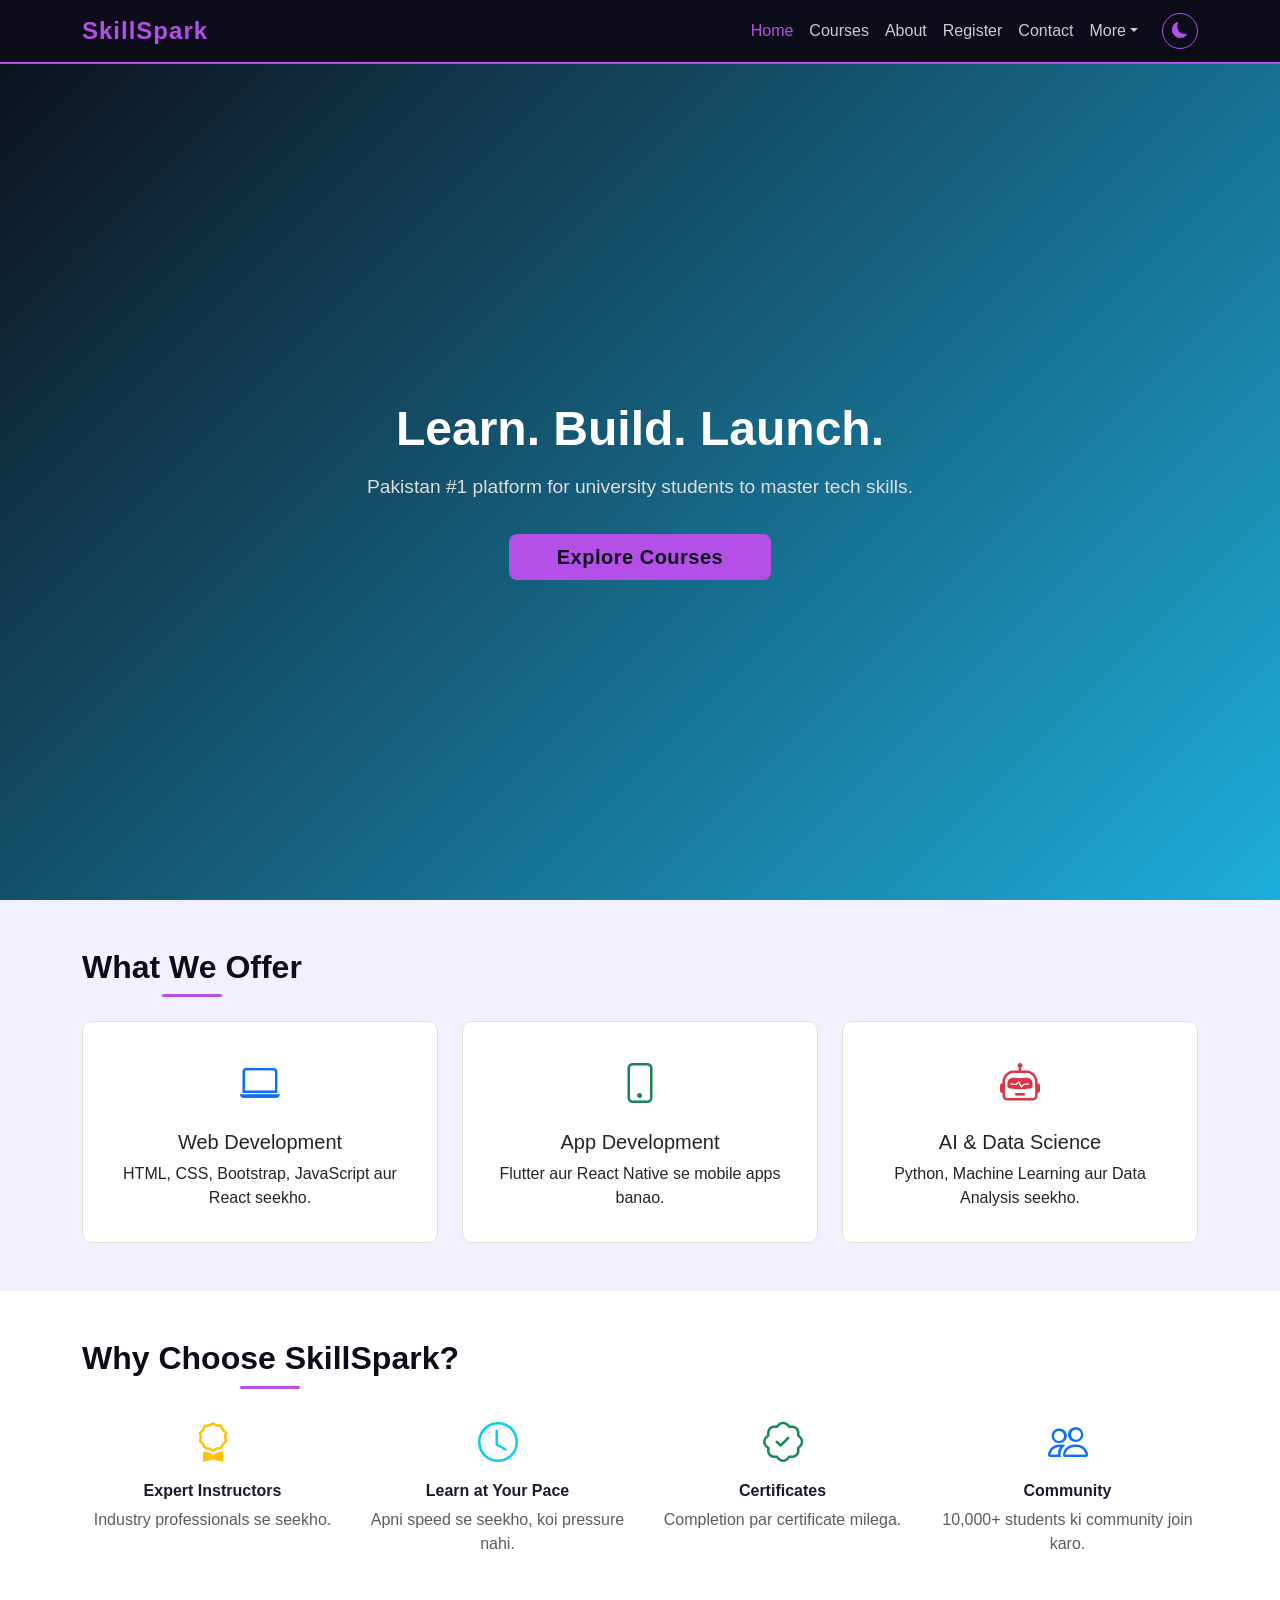
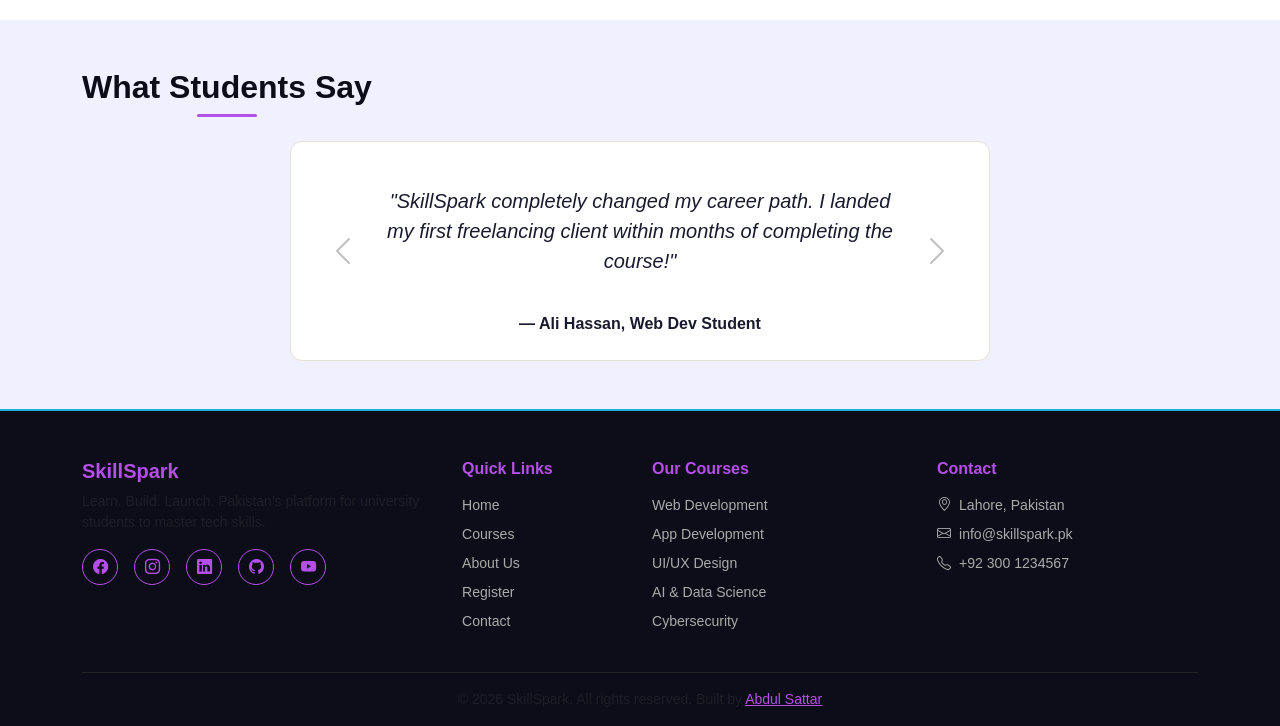
<file: index.html>
<!DOCTYPE html>
<html lang="en">
<head>
  <meta charset="UTF-8" />
  <meta name="viewport" content="width=device-width, initial-scale=1.0"/>
  <title>SkillSpark - Learn. Build. Launch.</title>
  <link href="https://cdn.jsdelivr.net/npm/bootstrap@5.3.0/dist/css/bootstrap.min.css" rel="stylesheet"/>
  <link href="https://cdn.jsdelivr.net/npm/bootstrap-icons@1.10.5/font/bootstrap-icons.css" rel="stylesheet"/>
  <link rel="stylesheet" href="css/style.css"/>
<link rel="stylesheet" href="https://cdn.jsdelivr.net/npm/aos@2.3.4/dist/aos.css"/>
</head>
<body>

  <!-- NAVBAR -->
  <nav class="navbar navbar-expand-lg navbar-dark fixed-top" id="mainNavbar">
    <div class="container">
      <a class="navbar-brand fw-bold fs-4" href="index.html">SkillSpark</a>
      <button class="navbar-toggler" type="button" data-bs-toggle="collapse" data-bs-target="#navMenu">
        <span class="navbar-toggler-icon"></span>
      </button>
      <div class="collapse navbar-collapse" id="navMenu">
        <ul class="navbar-nav ms-auto">
          <li class="nav-item"><a class="nav-link active" href="index.html">Home</a></li>
          <li class="nav-item"><a class="nav-link" href="courses.html">Courses</a></li>
          <li class="nav-item"><a class="nav-link" href="about.html">About</a></li>
          <li class="nav-item"><a class="nav-link" href="register.html">Register</a></li>
          <li class="nav-item"><a class="nav-link" href="contact.html">Contact</a></li>
          <li class="nav-item dropdown">
            <a class="nav-link dropdown-toggle" href="#" data-bs-toggle="dropdown">More</a>
            <ul class="dropdown-menu">
              <li><a class="dropdown-item" href="developer.html"> Meet Developer</a></li>
              <li><a class="dropdown-item" href="courses.html">All Courses</a></li>
            </ul>
          </li>
        </ul>
        <button class="dark-toggle ms-3" onclick="toggleDark()" title="Toggle Dark Mode">
          <i class="bi bi-moon-fill" id="darkIcon"></i>
        </button>
      </div>
    </div>
  </nav>

  <!-- HERO SECTION -->
  <section class="hero-section d-flex align-items-center text-white text-center">
    <video autoplay muted loop playsinline class="hero-video">
      <source src="assets/images/hero.mp4" type="video/mp4"/>
    </video>    <div class="container">
      <h1 class="display-4 fw-bold" data-aos="fade-down">Learn. Build. Launch.</h1>
      <p class="lead mt-3">Pakistan #1 platform for university students to master tech skills.</p>
      <a href="courses.html" class="btn btn-warning btn-lg mt-3 px-5">Explore Courses</a>
    </div>
  </section>

  <!-- FEATURE CARDS -->
  <section class="py-5 bg-light">
    <div class="container">
      <h2 class="text-center fw-bold mb-4">What We Offer</h2>
      <div class="row g-4">
        <div class="col-sm-12 col-md-4" data-aos="fade-up">
          <div class="card feature-card h-100 text-center p-3">
            <div class="card-body">
              <i class="bi bi-laptop fs-1 text-primary"></i>
              <h5 class="card-title mt-3">Web Development</h5>
              <p class="card-text">HTML, CSS, Bootstrap, JavaScript aur React seekho.</p>
            </div>
          </div>
        </div>
        <div class="col-sm-12 col-md-4" data-aos="fade-up">
          <div class="card feature-card h-100 text-center p-3">
            <div class="card-body">
              <i class="bi bi-phone fs-1 text-success"></i>
              <h5 class="card-title mt-3">App Development</h5>
              <p class="card-text">Flutter aur React Native se mobile apps banao.</p>
            </div>
          </div>
        </div>
        <div class="col-sm-12 col-md-4" data-aos="fade-up">
          <div class="card feature-card h-100 text-center p-3">
            <div class="card-body">
              <i class="bi bi-robot fs-1 text-danger"></i>
              <h5 class="card-title mt-3">AI & Data Science</h5>
              <p class="card-text">Python, Machine Learning aur Data Analysis seekho.</p>
            </div>
          </div>
        </div>
      </div>
    </div>
  </section>

  <!-- WHY CHOOSE US -->
  <section class="py-5">
    <div class="container">
      <h2 class="text-center fw-bold mb-4">Why Choose SkillSpark?</h2>
      <div class="row g-4 text-center">
        <div class="col-sm-6 col-lg-3">
          <i class="bi bi-award fs-1 text-warning"></i>
          <h6 class="mt-2 fw-bold">Expert Instructors</h6>
          <p class="text-muted">Industry professionals se seekho.</p>
        </div>
        <div class="col-sm-6 col-lg-3">
          <i class="bi bi-clock fs-1 text-info"></i>
          <h6 class="mt-2 fw-bold">Learn at Your Pace</h6>
          <p class="text-muted">Apni speed se seekho, koi pressure nahi.</p>
        </div>
        <div class="col-sm-6 col-lg-3">
          <i class="bi bi-patch-check fs-1 text-success"></i>
          <h6 class="mt-2 fw-bold">Certificates</h6>
          <p class="text-muted">Completion par certificate milega.</p>
        </div>
        <div class="col-sm-6 col-lg-3">
          <i class="bi bi-people fs-1 text-primary"></i>
          <h6 class="mt-2 fw-bold">Community</h6>
          <p class="text-muted">10,000+ students ki community join karo.</p>
        </div>
      </div>
    </div>
  </section>

  <!-- TESTIMONIALS -->
  <section class="py-5 bg-light">
    <div class="container">
      <h2 class="text-center fw-bold mb-4">What Students Say</h2>
      <div id="testimonialCarousel" class="carousel slide" data-bs-ride="carousel">
        <div class="carousel-inner">
          <div class="carousel-item active">
            <div class="text-center p-4">
              <p class="fs-5 fst-italic">"SkillSpark completely changed my career path. I landed my first freelancing client within months of completing the course!"
              </p>
              <strong>— Ali Hassan, Web Dev Student</strong>
            </div>
          </div>
          <div class="carousel-item">
            <div class="text-center p-4">
              <p class="fs-5 fst-italic">"Best platform for Pakistani students. Urdu mein samjhaya, English mein seekha!"</p>
              <strong>— Sana Malik, UI/UX Student</strong>
            </div>
          </div>
          <div class="carousel-item">
            <div class="text-center p-4">
              <p class="fs-5 fst-italic">"The AI and Data Science course helped me secure a internship at a top tech firm. I highly recommend SkillSpark to every student."</p>
              <strong>— Usman Tariq, AI Student</strong>
            </div>
          </div>
        </div>
        <button class="carousel-control-prev" type="button" data-bs-target="#testimonialCarousel" data-bs-slide="prev">
          <span class="carousel-control-prev-icon"></span>
        </button>
        <button class="carousel-control-next" type="button" data-bs-target="#testimonialCarousel" data-bs-slide="next">
          <span class="carousel-control-next-icon"></span>
        </button>
      </div>
    </div>
  </section>

  <!-- SCROLL TO TOP -->
  <button id="scrollTopBtn" onclick="scrollToTop()" title="Go to top">
    <i class="bi bi-arrow-up"></i>
  </button>

  <!-- FOOTER -->
  <footer class="footer-section text-white pt-5 pb-3">
    <div class="container">
      <div class="row g-4 mb-4">

        <!-- Brand -->
        <div class="col-sm-12 col-md-4">
          <h5 class="fw-bold mb-2" style="color: var(--primary);">SkillSpark</h5>
          <p class="small text-muted">Learn. Build. Launch. Pakistan's platform for university students to master tech skills.</p>
          <div class="d-flex gap-3 mt-3">
            <a href="#" class="footer-social"><i class="bi bi-facebook"></i></a>
            <a href="#" class="footer-social"><i class="bi bi-instagram"></i></a>
            <a href="#" class="footer-social"><i class="bi bi-linkedin"></i></a>
            <a href="#" class="footer-social"><i class="bi bi-github"></i></a>
            <a href="#" class="footer-social"><i class="bi bi-youtube"></i></a>
          </div>
        </div>

        <!-- Quick Links -->
        <div class="col-sm-6 col-md-2">
          <h6 class="fw-bold mb-3" style="color: var(--primary);">Quick Links</h6>
          <ul class="list-unstyled footer-links">
            <li><a href="index.html">Home</a></li>
            <li><a href="courses.html">Courses</a></li>
            <li><a href="about.html">About Us</a></li>
            <li><a href="register.html">Register</a></li>
            <li><a href="contact.html">Contact</a></li>
          </ul>
        </div>

        <!-- Courses -->
        <div class="col-sm-6 col-md-3">
          <h6 class="fw-bold mb-3" style="color: var(--primary);">Our Courses</h6>
          <ul class="list-unstyled footer-links">
            <li><a href="courses.html">Web Development</a></li>
            <li><a href="courses.html">App Development</a></li>
            <li><a href="courses.html">UI/UX Design</a></li>
            <li><a href="courses.html">AI & Data Science</a></li>
            <li><a href="courses.html">Cybersecurity</a></li>
          </ul>
        </div>

        <!-- Contact Info -->
        <div class="col-sm-12 col-md-3">
          <h6 class="fw-bold mb-3" style="color: var(--primary);">Contact</h6>
          <ul class="list-unstyled footer-links">
            <li><i class="bi bi-geo-alt me-2"></i>Lahore, Pakistan</li>
            <li><i class="bi bi-envelope me-2"></i>info@skillspark.pk</li>
            <li><i class="bi bi-telephone me-2"></i>+92 300 1234567</li>
          </ul>
        </div>

      </div>

      <!-- Bottom Bar -->
      <div class="footer-bottom text-center pt-3">
        <p class="small text-muted mb-0">© 2026 SkillSpark. All rights reserved. Built by <a href="developer.html" style="color: var(--primary);">Abdul Sattar</a></p>
      </div>

    </div>
  </footer>

  <script src="https://cdn.jsdelivr.net/npm/bootstrap@5.3.0/dist/js/bootstrap.bundle.min.js"></script>
  <script src="https://cdn.jsdelivr.net/npm/aos@2.3.4/dist/aos.js"></script>
<script>
    function toggleDark() {
      document.body.classList.toggle('dark-mode');
      const icon = document.getElementById('darkIcon');
      if (document.body.classList.contains('dark-mode')) {
        icon.className = 'bi bi-sun-fill';
        localStorage.setItem('theme', 'dark');
      } else {
        icon.className = 'bi bi-moon-fill';
        localStorage.setItem('theme', 'light');
      }
    }

    // Remember theme on page load
    window.onload = function() {
      if (localStorage.getItem('theme') === 'dark') {
        document.body.classList.add('dark-mode');
        document.getElementById('darkIcon').className = 'bi bi-sun-fill';
      }
    };

    // AOS Animation init
    AOS.init({ duration: 700, once: true });

    // Scroll to top
    function scrollToTop() {
      window.scrollTo({ top: 0, behavior: 'smooth' });
    }

    // Show/hide scroll button
    window.addEventListener('scroll', function() {
      const btn = document.getElementById('scrollTopBtn');
      if (window.scrollY > 300) {
        btn.classList.add('show');
      } else {
        btn.classList.remove('show');
      }
    });
  </script>
</body>
</html>
</file>
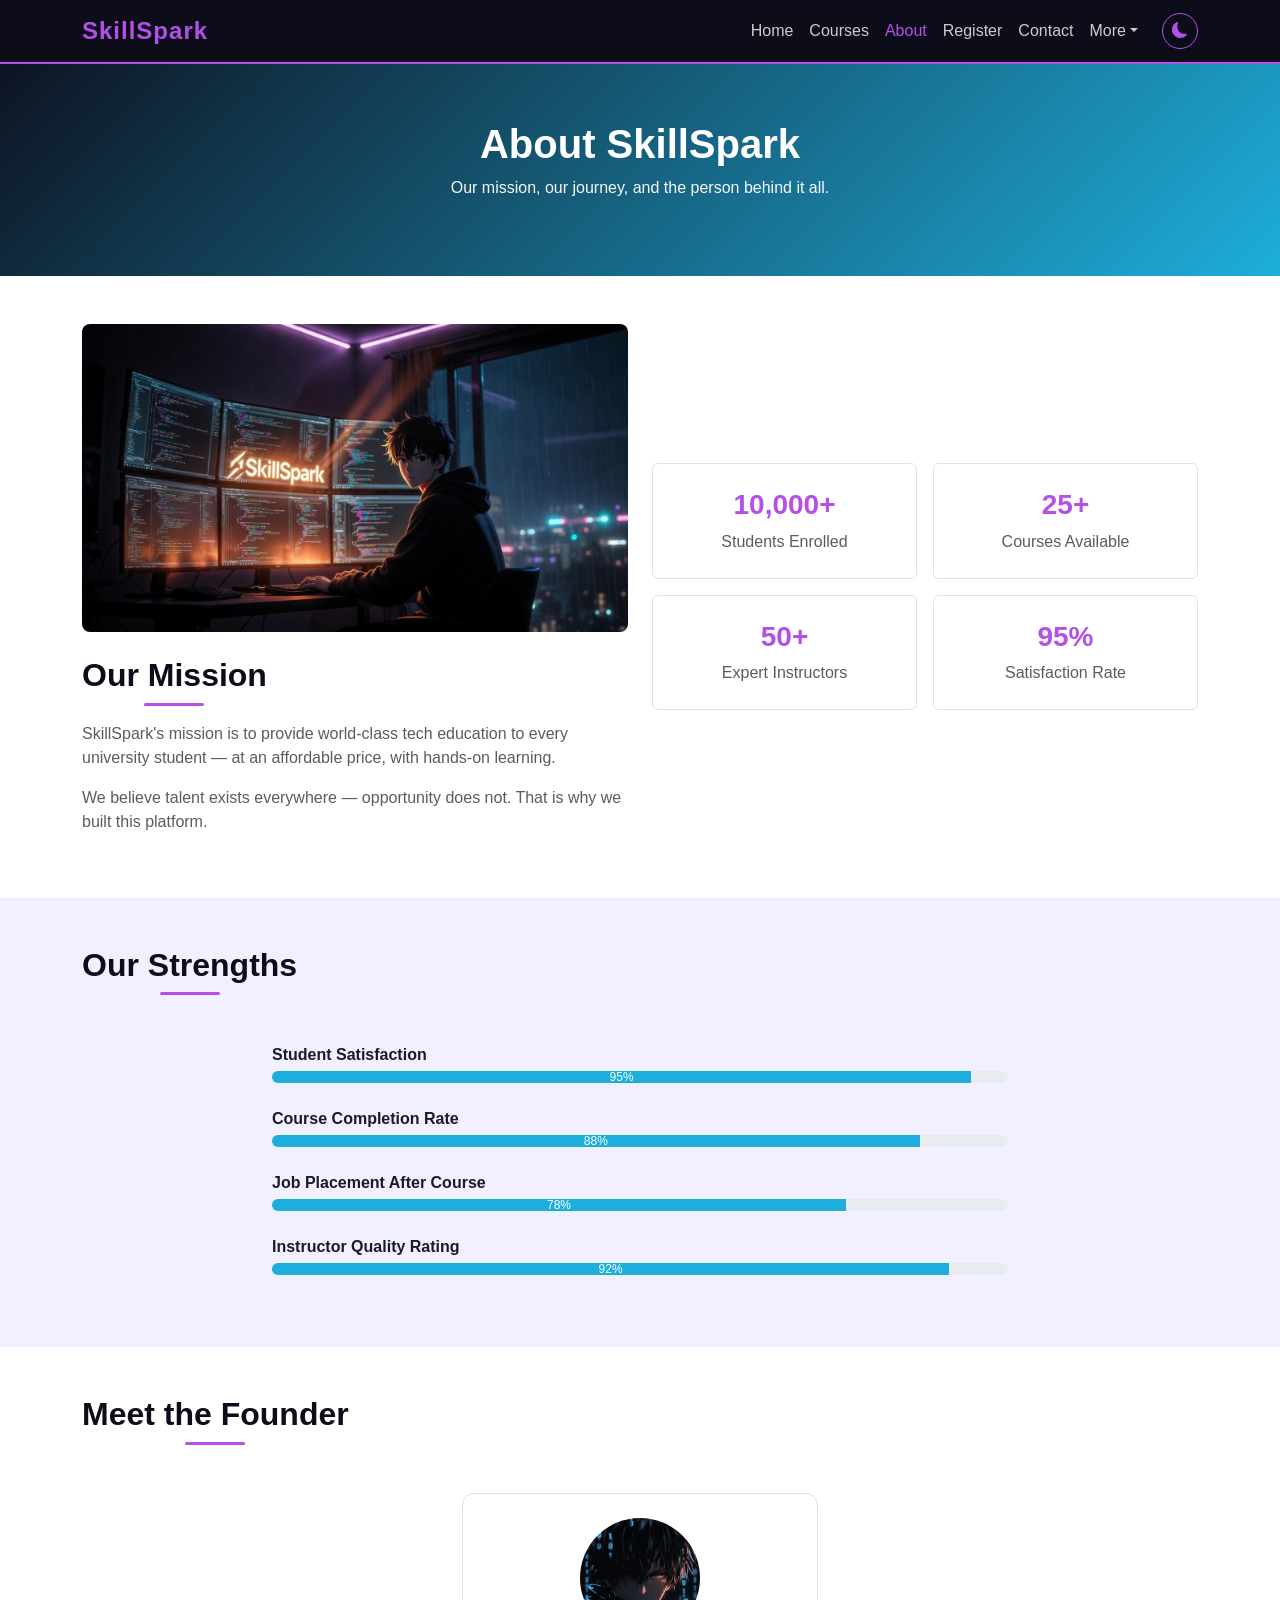
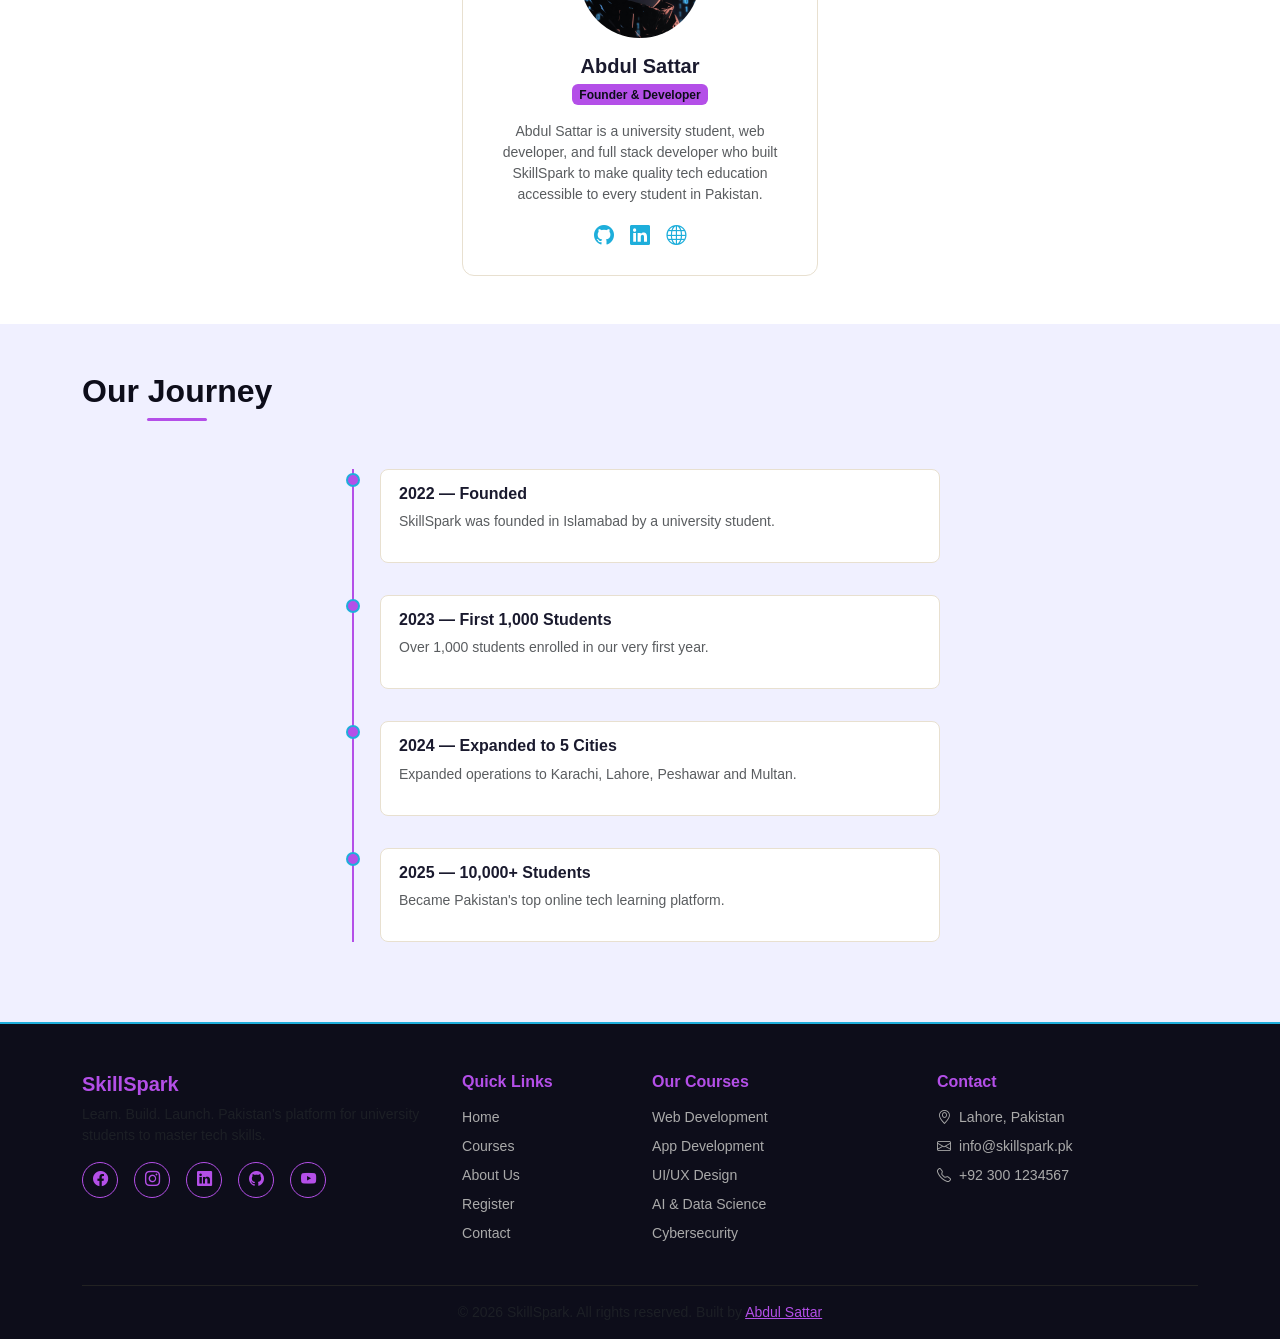
<file: about.html>
<!DOCTYPE html>
<html lang="en">
<head>
  <meta charset="UTF-8" />
  <meta name="viewport" content="width=device-width, initial-scale=1.0"/>
  <title>About Us - SkillSpark</title>
  <link href="https://cdn.jsdelivr.net/npm/bootstrap@5.3.0/dist/css/bootstrap.min.css" rel="stylesheet"/>
  <link href="https://cdn.jsdelivr.net/npm/bootstrap-icons@1.10.5/font/bootstrap-icons.css" rel="stylesheet"/>
  <link rel="stylesheet" href="css/style.css"/>
<link rel="stylesheet" href="https://cdn.jsdelivr.net/npm/aos@2.3.4/dist/aos.css"/>
</head>
<body>

  <!-- NAVBAR -->
  <nav class="navbar navbar-expand-lg navbar-dark fixed-top" id="mainNavbar">
    <div class="container">
      <a class="navbar-brand fw-bold fs-4" href="index.html">SkillSpark</a>
      <button class="navbar-toggler" type="button" data-bs-toggle="collapse" data-bs-target="#navMenu">
        <span class="navbar-toggler-icon"></span>
      </button>
      <div class="collapse navbar-collapse" id="navMenu">
        <ul class="navbar-nav ms-auto">
          <li class="nav-item"><a class="nav-link" href="index.html">Home</a></li>
          <li class="nav-item"><a class="nav-link" href="courses.html">Courses</a></li>
          <li class="nav-item"><a class="nav-link active" href="about.html">About</a></li>
          <li class="nav-item"><a class="nav-link" href="register.html">Register</a></li>
          <li class="nav-item"><a class="nav-link" href="contact.html">Contact</a></li>
          <li class="nav-item dropdown">
            <a class="nav-link dropdown-toggle" href="#" data-bs-toggle="dropdown">More</a>
            <ul class="dropdown-menu">
              <li><a class="dropdown-item" href="developer.html">Meet Developer</a></li>
              <li><a class="dropdown-item" href="courses.html">All Courses</a></li>
            </ul>
          </li>
       </ul>
        <button class="dark-toggle ms-3" onclick="toggleDark()" title="Toggle Dark Mode">
          <i class="bi bi-moon-fill" id="darkIcon"></i>
        </button>
      </div>
    </div>
  </nav>

  <!-- PAGE HEADER -->
  <section class="page-header text-white text-center">
    <div class="container">
      <h1 class="fw-bold">About SkillSpark</h1>
      <p class="mt-2 text-light">Our mission, our journey, and the person behind it all.</p>
    </div>
  </section>

  <!-- MISSION -->
  <section class="py-5">
    <div class="container">
      <div class="row align-items-center g-4">
        <div class="col-md-6">
          <img src="assets/images/about.png" class="img-fluid rounded-3 mb-4 w-100" alt="About SkillSpark"/>
          <h2 class="fw-bold mb-3">Our Mission</h2>
          <p class="text-muted">SkillSpark's mission is to provide world-class tech education to every university student — at an affordable price, with hands-on learning.</p>
          <p class="text-muted">We believe talent exists everywhere — opportunity does not. That is why we built this platform.</p>
        </div>
        <div class="col-md-6">
          <div class="row g-3 text-center">
            <div class="col-6">
              <div class="stat-box p-4 rounded">
                <h3 class="fw-bold" style="color: var(--primary);">10,000+</h3>
                <p class="mb-0 text-muted">Students Enrolled</p>
              </div>
            </div>
            <div class="col-6">
              <div class="stat-box p-4 rounded">
                <h3 class="fw-bold" style="color: var(--primary);">25+</h3>
                <p class="mb-0 text-muted">Courses Available</p>
              </div>
            </div>
            <div class="col-6">
              <div class="stat-box p-4 rounded">
                <h3 class="fw-bold" style="color: var(--primary);">50+</h3>
                <p class="mb-0 text-muted">Expert Instructors</p>
              </div>
            </div>
            <div class="col-6">
              <div class="stat-box p-4 rounded">
                <h3 class="fw-bold" style="color: var(--primary);">95%</h3>
                <p class="mb-0 text-muted">Satisfaction Rate</p>
              </div>
            </div>
          </div>
        </div>
      </div>
    </div>
  </section>

  <!-- PROGRESS BARS -->
  <section class="py-5 bg-light">
    <div class="container">
      <h2 class="fw-bold text-center mb-5">Our Strengths</h2>
      <div class="row justify-content-center">
        <div class="col-md-8">
          <p class="fw-semibold mb-1">Student Satisfaction</p>
          <div class="progress mb-4" style="height: 12px;">
            <div class="progress-bar progress-fill" style="width: 95%;">95%</div>
          </div>
          <p class="fw-semibold mb-1">Course Completion Rate</p>
          <div class="progress mb-4" style="height: 12px;">
            <div class="progress-bar progress-fill" style="width: 88%;">88%</div>
          </div>
          <p class="fw-semibold mb-1">Job Placement After Course</p>
          <div class="progress mb-4" style="height: 12px;">
            <div class="progress-bar progress-fill" style="width: 78%;">78%</div>
          </div>
          <p class="fw-semibold mb-1">Instructor Quality Rating</p>
          <div class="progress mb-4" style="height: 12px;">
            <div class="progress-bar progress-fill" style="width: 92%;">92%</div>
          </div>
        </div>
      </div>
    </div>
  </section>

  <!-- FOUNDER SECTION -->
  <section class="py-5">
    <div class="container">
      <h2 class="fw-bold text-center mb-5">Meet the Founder</h2>
      <div class="row justify-content-center">
        <div class="col-sm-10 col-md-6 col-lg-4">
          <div class="team-card text-center p-4">
            <img src="assets/images/DP.jpg" class="rounded-circle mb-3" style="width:120px; height:120px; object-fit:cover;" alt="Abdul Sattar"/>
            <h5 class="fw-bold mb-1">Abdul Sattar</h5>
            <span class="badge mb-3" style="background-color: var(--primary); color: var(--dark);">Founder & Developer</span>
            <p class="text-muted small">Abdul Sattar is a university student, web developer, and full stack developer who built SkillSpark to make quality tech education accessible to every student in Pakistan.</p>
            <div class="d-flex justify-content-center gap-3 mt-3">
              <a href="#" style="color: var(--secondary);"><i class="bi bi-github fs-5"></i></a>
              <a href="#" style="color: var(--secondary);"><i class="bi bi-linkedin fs-5"></i></a>
              <a href="#" style="color: var(--secondary);"><i class="bi bi-globe fs-5"></i></a>
            </div>
          </div>
        </div>
      </div>
    </div>
  </section>

  <!-- TIMELINE -->
  <section class="py-5 bg-light">
    <div class="container">
      <h2 class="fw-bold text-center mb-5">Our Journey</h2>
      <div class="timeline">
        <div class="timeline-item">
          <div class="timeline-dot"></div>
          <div class="timeline-content">
            <h6 class="fw-bold">2022 — Founded</h6>
            <p class="text-muted small">SkillSpark was founded in Islamabad by a university student.</p>
          </div>
        </div>
        <div class="timeline-item">
          <div class="timeline-dot"></div>
          <div class="timeline-content">
            <h6 class="fw-bold">2023 — First 1,000 Students</h6>
            <p class="text-muted small">Over 1,000 students enrolled in our very first year.</p>
          </div>
        </div>
        <div class="timeline-item">
          <div class="timeline-dot"></div>
          <div class="timeline-content">
            <h6 class="fw-bold">2024 — Expanded to 5 Cities</h6>
            <p class="text-muted small">Expanded operations to Karachi, Lahore, Peshawar and Multan.</p>
          </div>
        </div>
        <div class="timeline-item">
          <div class="timeline-dot"></div>
          <div class="timeline-content">
            <h6 class="fw-bold">2025 — 10,000+ Students</h6>
            <p class="text-muted small">Became Pakistan's top online tech learning platform.</p>
          </div>
        </div>
      </div>
    </div>
  </section>

  <!-- SCROLL TO TOP -->
  <button id="scrollTopBtn" onclick="scrollToTop()" title="Go to top">
    <i class="bi bi-arrow-up"></i>
  </button>

  <!-- FOOTER -->
  <footer class="footer-section text-white pt-5 pb-3">
    <div class="container">
      <div class="row g-4 mb-4">

        <!-- Brand -->
        <div class="col-sm-12 col-md-4">
          <h5 class="fw-bold mb-2" style="color: var(--primary);">SkillSpark</h5>
          <p class="small text-muted">Learn. Build. Launch. Pakistan's platform for university students to master tech skills.</p>
          <div class="d-flex gap-3 mt-3">
            <a href="#" class="footer-social"><i class="bi bi-facebook"></i></a>
            <a href="#" class="footer-social"><i class="bi bi-instagram"></i></a>
            <a href="#" class="footer-social"><i class="bi bi-linkedin"></i></a>
            <a href="#" class="footer-social"><i class="bi bi-github"></i></a>
            <a href="#" class="footer-social"><i class="bi bi-youtube"></i></a>
          </div>
        </div>

        <!-- Quick Links -->
        <div class="col-sm-6 col-md-2">
          <h6 class="fw-bold mb-3" style="color: var(--primary);">Quick Links</h6>
          <ul class="list-unstyled footer-links">
            <li><a href="index.html">Home</a></li>
            <li><a href="courses.html">Courses</a></li>
            <li><a href="about.html">About Us</a></li>
            <li><a href="register.html">Register</a></li>
            <li><a href="contact.html">Contact</a></li>
          </ul>
        </div>

        <!-- Courses -->
        <div class="col-sm-6 col-md-3">
          <h6 class="fw-bold mb-3" style="color: var(--primary);">Our Courses</h6>
          <ul class="list-unstyled footer-links">
            <li><a href="courses.html">Web Development</a></li>
            <li><a href="courses.html">App Development</a></li>
            <li><a href="courses.html">UI/UX Design</a></li>
            <li><a href="courses.html">AI & Data Science</a></li>
            <li><a href="courses.html">Cybersecurity</a></li>
          </ul>
        </div>

        <!-- Contact Info -->
        <div class="col-sm-12 col-md-3">
          <h6 class="fw-bold mb-3" style="color: var(--primary);">Contact</h6>
          <ul class="list-unstyled footer-links">
            <li><i class="bi bi-geo-alt me-2"></i>Lahore, Pakistan</li>
            <li><i class="bi bi-envelope me-2"></i>info@skillspark.pk</li>
            <li><i class="bi bi-telephone me-2"></i>+92 300 1234567</li>
          </ul>
        </div>

      </div>

      <!-- Bottom Bar -->
      <div class="footer-bottom text-center pt-3">
        <p class="small text-muted mb-0">© 2026 SkillSpark. All rights reserved. Built by <a href="developer.html" style="color: var(--primary);">Abdul Sattar</a></p>
      </div>

    </div>
  </footer>

  <script src="https://cdn.jsdelivr.net/npm/bootstrap@5.3.0/dist/js/bootstrap.bundle.min.js"></script>
  <script src="https://cdn.jsdelivr.net/npm/aos@2.3.4/dist/aos.js"></script>
<script>
    function toggleDark() {
      document.body.classList.toggle('dark-mode');
      const icon = document.getElementById('darkIcon');
      if (document.body.classList.contains('dark-mode')) {
        icon.className = 'bi bi-sun-fill';
        localStorage.setItem('theme', 'dark');
      } else {
        icon.className = 'bi bi-moon-fill';
        localStorage.setItem('theme', 'light');
      }
    }

    // Remember theme on page load
    window.onload = function() {
      if (localStorage.getItem('theme') === 'dark') {
        document.body.classList.add('dark-mode');
        document.getElementById('darkIcon').className = 'bi bi-sun-fill';
      }
    };

    // AOS Animation init
    AOS.init({ duration: 700, once: true });

    // Scroll to top
    function scrollToTop() {
      window.scrollTo({ top: 0, behavior: 'smooth' });
    }

    // Show/hide scroll button
    window.addEventListener('scroll', function() {
      const btn = document.getElementById('scrollTopBtn');
      if (window.scrollY > 300) {
        btn.classList.add('show');
      } else {
        btn.classList.remove('show');
      }
    });
  </script>
</body>
</html>
</file>
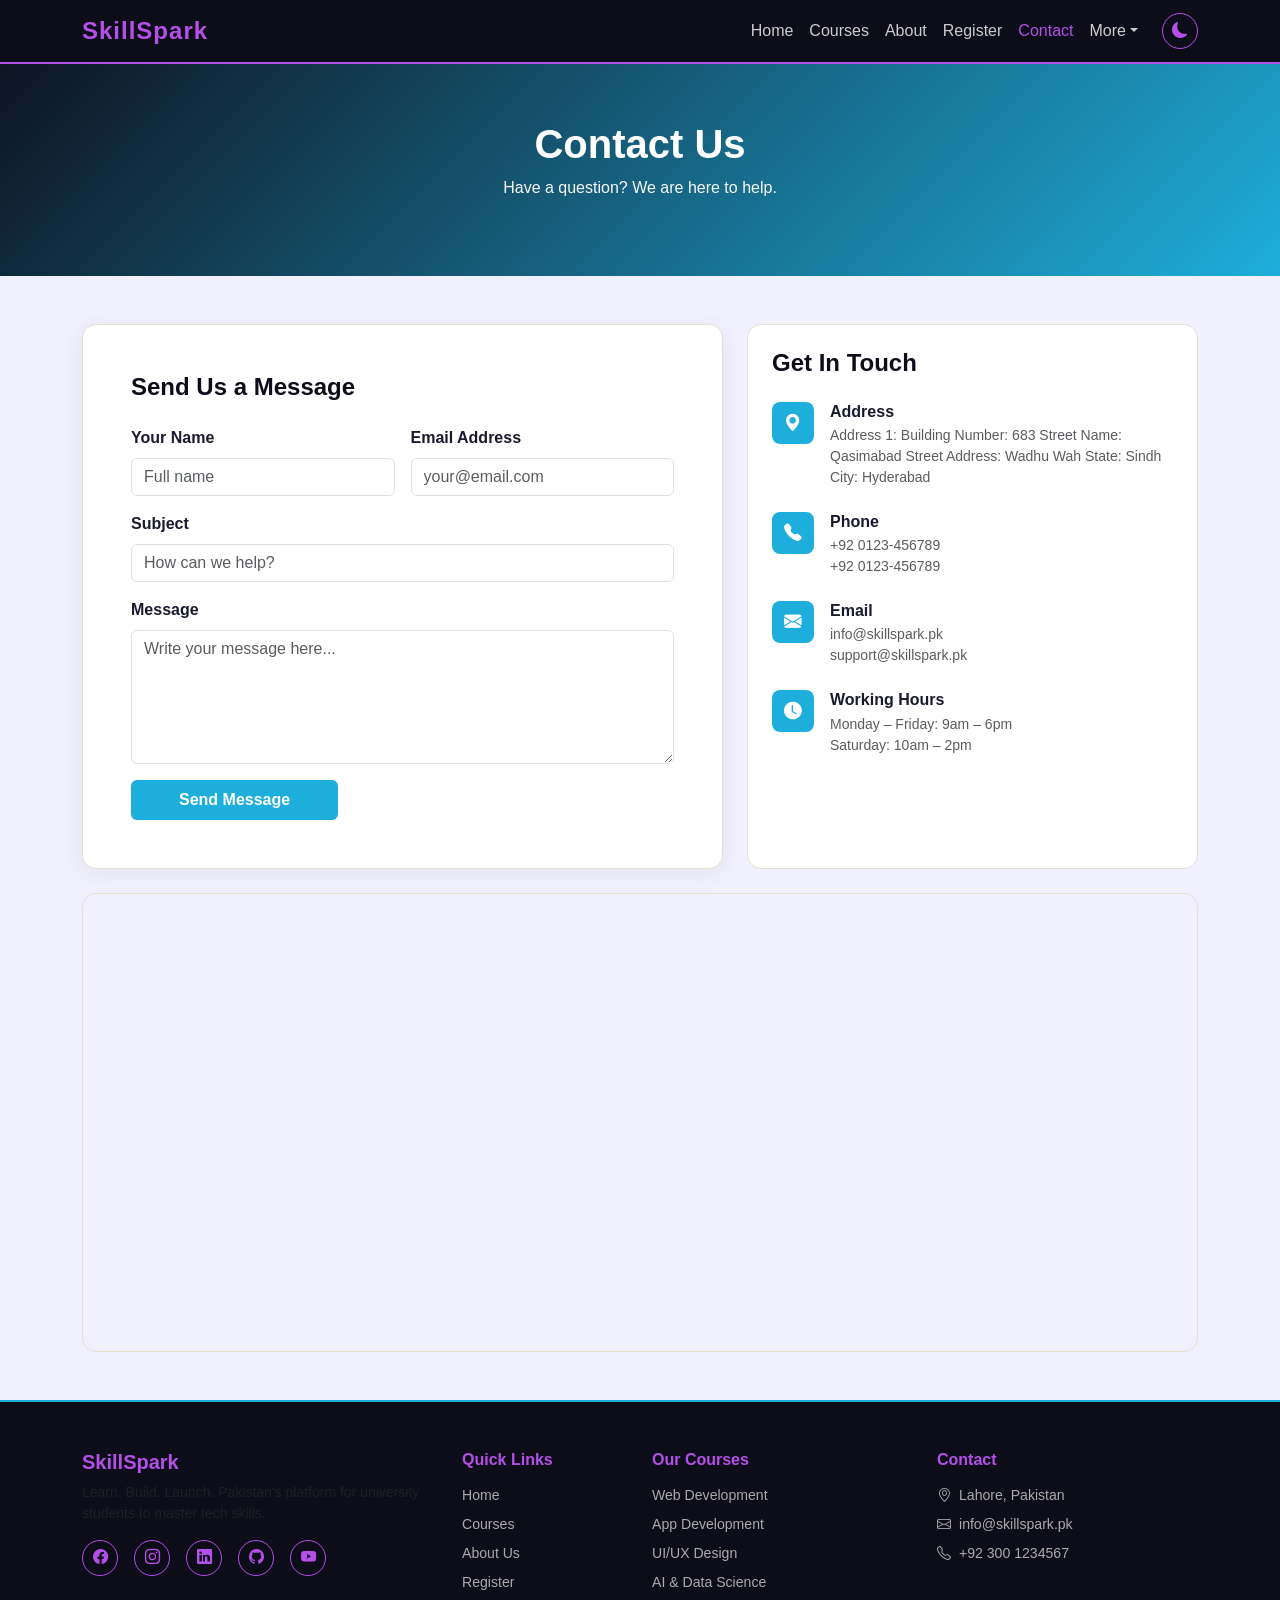
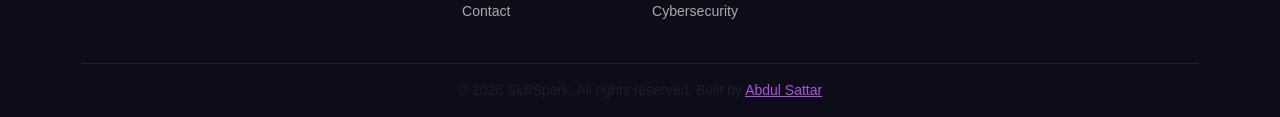
<file: contact.html>
<!doctype html>
<html lang="en">
  <head>
    <meta charset="UTF-8" />
    <meta name="viewport" content="width=device-width, initial-scale=1.0" />
    <title>Contact - SkillSpark</title>
    <link
      href="https://cdn.jsdelivr.net/npm/bootstrap@5.3.0/dist/css/bootstrap.min.css"
      rel="stylesheet"
    />
    <link
      href="https://cdn.jsdelivr.net/npm/bootstrap-icons@1.10.5/font/bootstrap-icons.css"
      rel="stylesheet"
    />
    <link rel="stylesheet" href="css/style.css" />
    <link
      rel="stylesheet"
      href="https://cdn.jsdelivr.net/npm/aos@2.3.4/dist/aos.css"
    />
  </head>
  <body>
    <!-- NAVBAR -->
    <nav class="navbar navbar-expand-lg navbar-dark fixed-top" id="mainNavbar">
      <div class="container">
        <a class="navbar-brand fw-bold fs-4" href="index.html">SkillSpark</a>
        <button
          class="navbar-toggler"
          type="button"
          data-bs-toggle="collapse"
          data-bs-target="#navMenu"
        >
          <span class="navbar-toggler-icon"></span>
        </button>
        <div class="collapse navbar-collapse" id="navMenu">
          <ul class="navbar-nav ms-auto">
            <li class="nav-item">
              <a class="nav-link" href="index.html">Home</a>
            </li>
            <li class="nav-item">
              <a class="nav-link" href="courses.html">Courses</a>
            </li>
            <li class="nav-item">
              <a class="nav-link" href="about.html">About</a>
            </li>
            <li class="nav-item">
              <a class="nav-link" href="register.html">Register</a>
            </li>
            <li class="nav-item">
              <a class="nav-link active" href="contact.html">Contact</a>
            </li>
            <li class="nav-item dropdown">
              <a
                class="nav-link dropdown-toggle"
                href="#"
                data-bs-toggle="dropdown"
                >More</a
              >
              <ul class="dropdown-menu">
                <li>
                  <a class="dropdown-item" href="developer.html"
                    >Meet Developer</a
                  >
                </li>
                <li>
                  <a class="dropdown-item" href="courses.html">All Courses</a>
                </li>
              </ul>
            </li>
          </ul>
          <button
            class="dark-toggle ms-3"
            onclick="toggleDark()"
            title="Toggle Dark Mode"
          >
            <i class="bi bi-moon-fill" id="darkIcon"></i>
          </button>
        </div>
      </div>
    </nav>

    <!-- PAGE HEADER -->
    <section class="page-header text-white text-center">
      <div class="container">
        <h1 class="fw-bold">Contact Us</h1>
        <p class="mt-2 text-light">Have a question? We are here to help.</p>
      </div>
    </section>

    <!-- CONTACT SECTION -->
    <section class="py-5 bg-light">
      <div class="container">
        <div class="row g-4">
          <!-- Contact Form -->
          <div class="col-lg-7">
            <div class="contact-card p-4 p-md-5">
              <div
                id="contactSuccess"
                class="alert alert-success d-none"
                role="alert"
              >
                <i class="bi bi-check-circle-fill me-2"></i>
                Your message has been sent successfully. We will get back to you
                soon.
              </div>

              <h4 class="fw-bold mb-4" style="color: var(--dark)">
                Send Us a Message
              </h4>

              <div class="row g-3">
                <div class="col-md-6">
                  <label class="form-label fw-semibold">Your Name</label>
                  <input
                    type="text"
                    id="contactName"
                    class="form-control"
                    placeholder="Full name"
                  />
                </div>
                <div class="col-md-6">
                  <label class="form-label fw-semibold">Email Address</label>
                  <input
                    type="email"
                    id="contactEmail"
                    class="form-control"
                    placeholder="your@email.com"
                  />
                </div>
                <div class="col-12">
                  <label class="form-label fw-semibold">Subject</label>
                  <input
                    type="text"
                    id="contactSubject"
                    class="form-control"
                    placeholder="How can we help?"
                  />
                </div>
                <div class="col-12">
                  <label class="form-label fw-semibold">Message</label>
                  <textarea
                    id="contactMessage"
                    class="form-control"
                    rows="5"
                    placeholder="Write your message here..."
                  ></textarea>
                </div>
                <div class="col-12">
                  <button
                    class="btn btn-enroll px-5 py-2"
                    onclick="sendMessage()"
                  >
                    Send Message
                  </button>
                </div>
              </div>
            </div>
          </div>

          <!-- Address & Info -->
          <div class="col-lg-5">
            <div class="contact-info p-4">
              <h4 class="fw-bold mb-4" style="color: var(--dark)">
                Get In Touch
              </h4>

              <div class="d-flex align-items-start mb-4">
                <div class="contact-icon me-3">
                  <i class="bi bi-geo-alt-fill"></i>
                </div>
                <div>
                  <h6 class="fw-bold mb-1">Address</h6>
                  <p class="text-muted small mb-0">
                    Address 1: Building Number: 683 Street Name: Qasimabad
                    Street Address: Wadhu Wah State: Sindh City: Hyderabad 
                  
                  </p>
                </div>
              </div>

              <div class="d-flex align-items-start mb-4">
                <div class="contact-icon me-3">
                  <i class="bi bi-telephone-fill"></i>
                </div>
                <div>
                  <h6 class="fw-bold mb-1">Phone</h6>
                  <p class="text-muted small mb-0">
                    +92 0123-456789<br />+92 0123-456789
                  </p>
                </div>
              </div>

              <div class="d-flex align-items-start mb-4">
                <div class="contact-icon me-3">
                  <i class="bi bi-envelope-fill"></i>
                </div>
                <div>
                  <h6 class="fw-bold mb-1">Email</h6>
                  <p class="text-muted small mb-0">
                    info@skillspark.pk<br />support@skillspark.pk
                  </p>
                </div>
              </div>

              <div class="d-flex align-items-start">
                <div class="contact-icon me-3">
                  <i class="bi bi-clock-fill"></i>
                </div>
                <div>
                  <h6 class="fw-bold mb-1">Working Hours</h6>
                  <p class="text-muted small mb-0">
                    Monday – Friday: 9am – 6pm<br />Saturday: 10am – 2pm
                  </p>
                </div>
              </div>
            </div>
          </div>

          <!-- Google Map -->
          <div class="col-12">
            <div class="map-container" style="width: 100%; overflow: hidden">
              <iframe
                src="https://www.google.com/maps/embed?pb=!1m14!1m12!1m3!1d1992.3730465405265!2d73.07723971258473!3d33.717860456757144!2m3!1f0!2f0!3f0!3m2!1i1024!2i768!4f13.1!5e0!3m2!1sen!2s!4v1772771516392!5m2!1sen!2s"
                width="100%"
                height="450"
                style="border: 0"
                allowfullscreen=""
                loading="lazy"
                referrerpolicy="no-referrer-when-downgrade"
              ></iframe>
            </div>
          </div>
        </div>
      </div>
    </section>

    <!-- SCROLL TO TOP -->
    <button id="scrollTopBtn" onclick="scrollToTop()" title="Go to top">
      <i class="bi bi-arrow-up"></i>
    </button>

    <!-- FOOTER -->
    <footer class="footer-section text-white pt-5 pb-3">
      <div class="container">
        <div class="row g-4 mb-4">
          <!-- Brand -->
          <div class="col-sm-12 col-md-4">
            <h5 class="fw-bold mb-2" style="color: var(--primary)">
              SkillSpark
            </h5>
            <p class="small text-muted">
              Learn. Build. Launch. Pakistan's platform for university students
              to master tech skills.
            </p>
            <div class="d-flex gap-3 mt-3">
              <a href="#" class="footer-social"
                ><i class="bi bi-facebook"></i
              ></a>
              <a href="#" class="footer-social"
                ><i class="bi bi-instagram"></i
              ></a>
              <a href="#" class="footer-social"
                ><i class="bi bi-linkedin"></i
              ></a>
              <a href="#" class="footer-social"><i class="bi bi-github"></i></a>
              <a href="#" class="footer-social"
                ><i class="bi bi-youtube"></i
              ></a>
            </div>
          </div>

          <!-- Quick Links -->
          <div class="col-sm-6 col-md-2">
            <h6 class="fw-bold mb-3" style="color: var(--primary)">
              Quick Links
            </h6>
            <ul class="list-unstyled footer-links">
              <li><a href="index.html">Home</a></li>
              <li><a href="courses.html">Courses</a></li>
              <li><a href="about.html">About Us</a></li>
              <li><a href="register.html">Register</a></li>
              <li><a href="contact.html">Contact</a></li>
            </ul>
          </div>

          <!-- Courses -->
          <div class="col-sm-6 col-md-3">
            <h6 class="fw-bold mb-3" style="color: var(--primary)">
              Our Courses
            </h6>
            <ul class="list-unstyled footer-links">
              <li><a href="courses.html">Web Development</a></li>
              <li><a href="courses.html">App Development</a></li>
              <li><a href="courses.html">UI/UX Design</a></li>
              <li><a href="courses.html">AI & Data Science</a></li>
              <li><a href="courses.html">Cybersecurity</a></li>
            </ul>
          </div>

          <!-- Contact Info -->
          <div class="col-sm-12 col-md-3">
            <h6 class="fw-bold mb-3" style="color: var(--primary)">Contact</h6>
            <ul class="list-unstyled footer-links">
              <li><i class="bi bi-geo-alt me-2"></i>Lahore, Pakistan</li>
              <li><i class="bi bi-envelope me-2"></i>info@skillspark.pk</li>
              <li><i class="bi bi-telephone me-2"></i>+92 300 1234567</li>
            </ul>
          </div>
        </div>

        <!-- Bottom Bar -->
        <div class="footer-bottom text-center pt-3">
          <p class="small text-muted mb-0">
            © 2026 SkillSpark. All rights reserved. Built by
            <a href="developer.html" style="color: var(--primary)"
              >Abdul Sattar</a
            >
          </p>
        </div>
      </div>
    </footer>

    <script src="https://cdn.jsdelivr.net/npm/bootstrap@5.3.0/dist/js/bootstrap.bundle.min.js"></script>
    <script src="https://cdn.jsdelivr.net/npm/aos@2.3.4/dist/aos.js"></script>
    <script>
      function sendMessage() {
        const name = document.getElementById("contactName").value.trim();
        const email = document.getElementById("contactEmail").value.trim();
        const subject = document.getElementById("contactSubject").value.trim();
        const message = document.getElementById("contactMessage").value.trim();

        document
          .getElementById("contactName")
          .classList.remove("is-valid", "is-invalid");
        document
          .getElementById("contactEmail")
          .classList.remove("is-valid", "is-invalid");
        document
          .getElementById("contactSubject")
          .classList.remove("is-valid", "is-invalid");
        document
          .getElementById("contactMessage")
          .classList.remove("is-valid", "is-invalid");

        let valid = true;

        if (!name) {
          document.getElementById("contactName").classList.add("is-invalid");
          valid = false;
        } else {
          document.getElementById("contactName").classList.add("is-valid");
        }
        if (!email || !email.includes("@")) {
          document.getElementById("contactEmail").classList.add("is-invalid");
          valid = false;
        } else {
          document.getElementById("contactEmail").classList.add("is-valid");
        }
        if (!subject) {
          document.getElementById("contactSubject").classList.add("is-invalid");
          valid = false;
        } else {
          document.getElementById("contactSubject").classList.add("is-valid");
        }
        if (!message) {
          document.getElementById("contactMessage").classList.add("is-invalid");
          valid = false;
        } else {
          document.getElementById("contactMessage").classList.add("is-valid");
        }

        if (valid) {
          document.getElementById("contactSuccess").classList.remove("d-none");
          window.scrollTo({ top: 0, behavior: "smooth" });
        }
      }
    </script>
    <script>
      function toggleDark() {
        document.body.classList.toggle("dark-mode");
        const icon = document.getElementById("darkIcon");
        if (document.body.classList.contains("dark-mode")) {
          icon.className = "bi bi-sun-fill";
          localStorage.setItem("theme", "dark");
        } else {
          icon.className = "bi bi-moon-fill";
          localStorage.setItem("theme", "light");
        }
      }

      // Remember theme on page load
      window.onload = function () {
        if (localStorage.getItem("theme") === "dark") {
          document.body.classList.add("dark-mode");
          document.getElementById("darkIcon").className = "bi bi-sun-fill";
        }
      };

      // AOS Animation init
      AOS.init({ duration: 700, once: true });

      // Scroll to top
      function scrollToTop() {
        window.scrollTo({ top: 0, behavior: "smooth" });
      }

      // Show/hide scroll button
      window.addEventListener("scroll", function () {
        const btn = document.getElementById("scrollTopBtn");
        if (window.scrollY > 300) {
          btn.classList.add("show");
        } else {
          btn.classList.remove("show");
        }
      });
    </script>
  </body>
</html>
</file>
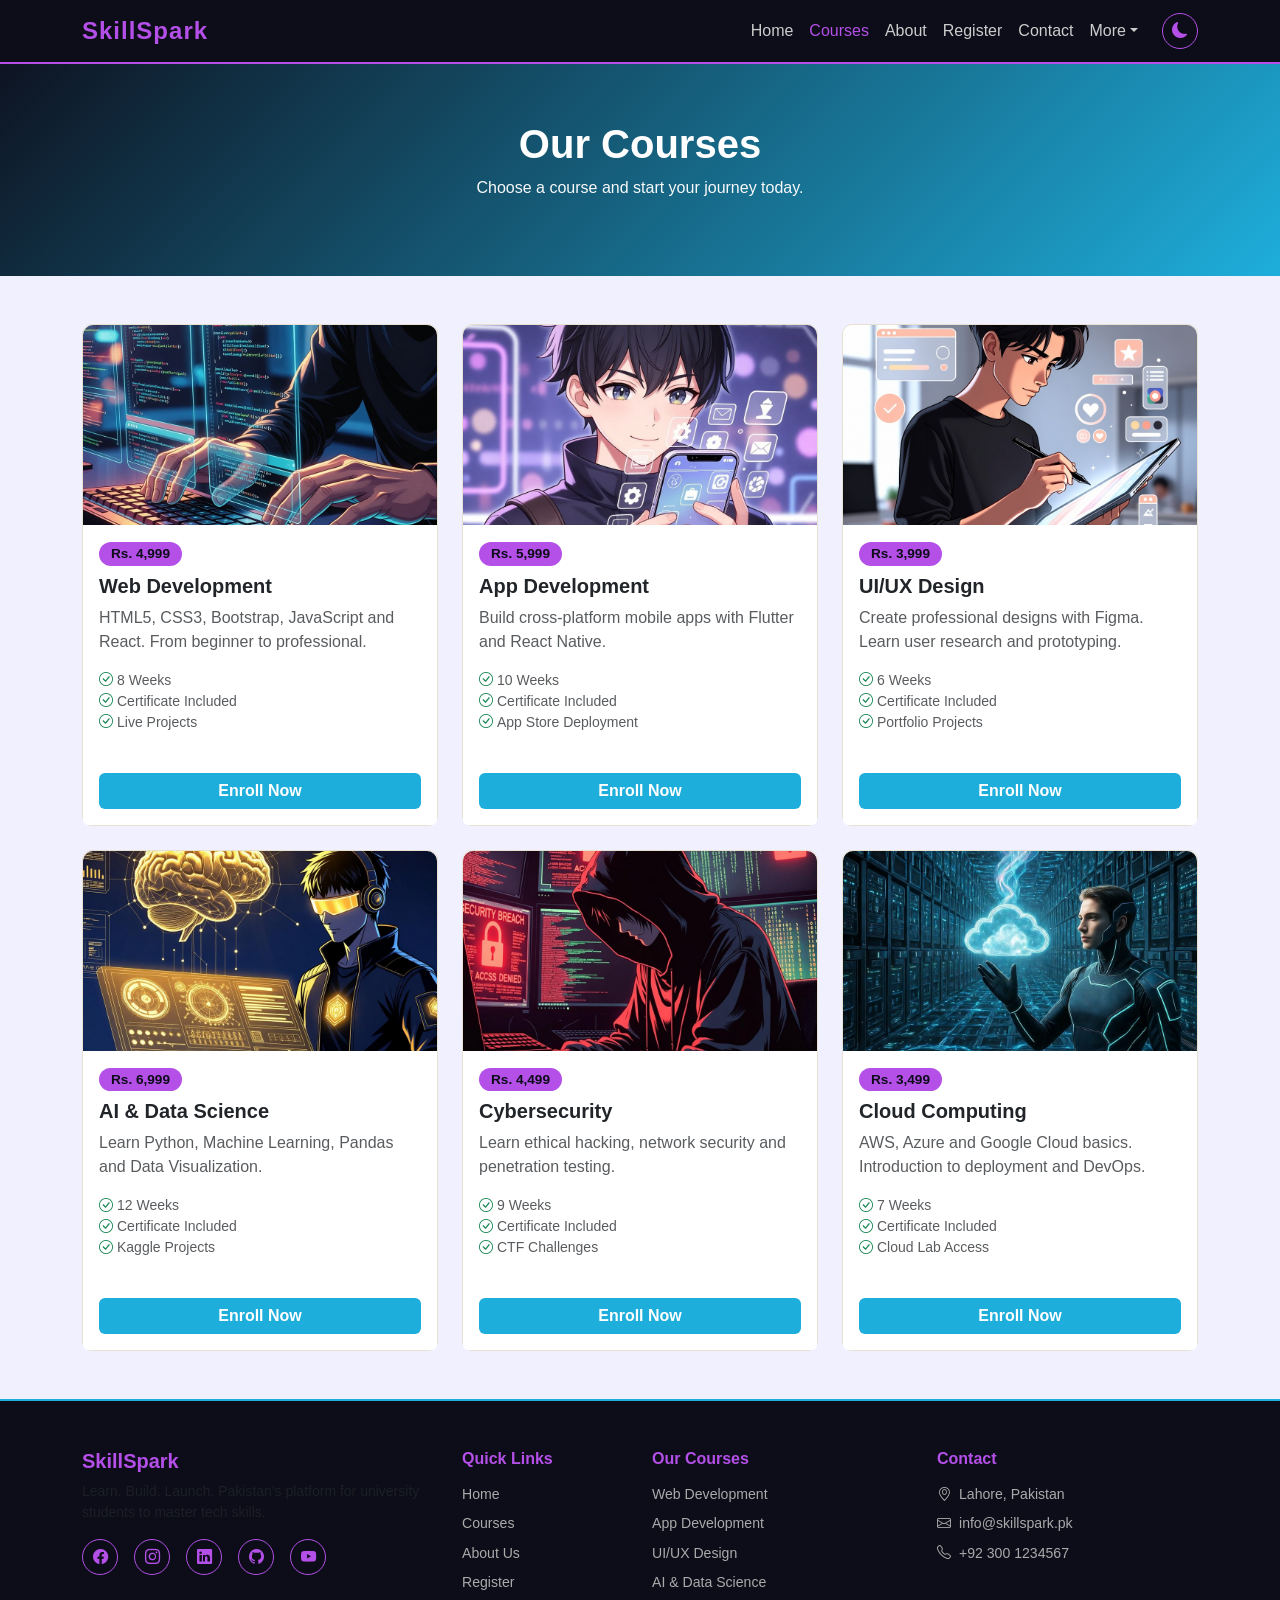
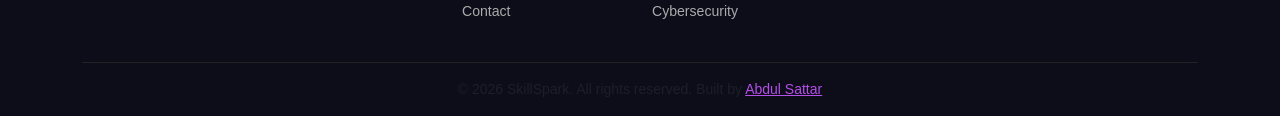
<file: courses.html>
<!DOCTYPE html>
<html lang="en">
<head>
  <meta charset="UTF-8" />
  <meta name="viewport" content="width=device-width, initial-scale=1.0"/>
  <title>Courses - SkillSpark</title>
  <link href="https://cdn.jsdelivr.net/npm/bootstrap@5.3.0/dist/css/bootstrap.min.css" rel="stylesheet"/>
  <link href="https://cdn.jsdelivr.net/npm/bootstrap-icons@1.10.5/font/bootstrap-icons.css" rel="stylesheet"/>
  <link rel="stylesheet" href="css/style.css"/>
<link rel="stylesheet" href="https://cdn.jsdelivr.net/npm/aos@2.3.4/dist/aos.css"/>
</head>
<body>

  <!-- NAVBAR -->
  <nav class="navbar navbar-expand-lg navbar-dark fixed-top" id="mainNavbar">
    <div class="container">
      <a class="navbar-brand fw-bold fs-4" href="index.html">SkillSpark</a>
      <button class="navbar-toggler" type="button" data-bs-toggle="collapse" data-bs-target="#navMenu">
        <span class="navbar-toggler-icon"></span>
      </button>
      <div class="collapse navbar-collapse" id="navMenu">
        <ul class="navbar-nav ms-auto">
          <li class="nav-item"><a class="nav-link" href="index.html">Home</a></li>
          <li class="nav-item"><a class="nav-link active" href="courses.html">Courses</a></li>
          <li class="nav-item"><a class="nav-link" href="about.html">About</a></li>
          <li class="nav-item"><a class="nav-link" href="register.html">Register</a></li>
          <li class="nav-item"><a class="nav-link" href="contact.html">Contact</a></li>
          <li class="nav-item dropdown">
            <a class="nav-link dropdown-toggle" href="#" data-bs-toggle="dropdown">More</a>
            <ul class="dropdown-menu">
              <li><a class="dropdown-item" href="developer.html">Meet Developer</a></li>
              <li><a class="dropdown-item" href="courses.html">All Courses</a></li>
            </ul>
          </li>
        </ul>
        <button class="dark-toggle ms-3" onclick="toggleDark()" title="Toggle Dark Mode">
          <i class="bi bi-moon-fill" id="darkIcon"></i>
        </button>
      </div>
    </div>
  </nav>

  <!-- PAGE HEADER -->
  <section class="page-header text-white text-center">
    <div class="container">
      <h1 class="fw-bold">Our Courses</h1>
      <p class="mt-2 text-light">Choose a course and start your journey today.</p>
    </div>
  </section>

  <!-- COURSES GRID -->
  <section class="py-5 bg-light">
    <div class="container">
      <div class="row g-4">

        <!-- Card 1 -->
        <div class="col-sm-12 col-md-6 col-lg-4">
          <div class="card course-card h-100">
            <img src="assets/images/course-web.jpg" class="card-img-top course-img" alt="Web Development"/>
            <div class="card-body">
              <span class="badge price-badge mb-2">Rs. 4,999</span>
              <h5 class="card-title fw-bold">Web Development</h5>
              <p class="card-text text-muted">HTML5, CSS3, Bootstrap, JavaScript and React. From beginner to professional.</p>
              <ul class="list-unstyled small text-muted">
                <li><i class="bi bi-check-circle text-success me-1"></i>8 Weeks</li>
                <li><i class="bi bi-check-circle text-success me-1"></i>Certificate Included</li>
                <li><i class="bi bi-check-circle text-success me-1"></i>Live Projects</li>
              </ul>
            </div>
            <div class="card-footer bg-white border-0 pb-3">
              <button class="btn btn-enroll w-100" data-bs-toggle="modal" data-bs-target="#courseModal"
                data-title="Web Development" data-duration="8 Weeks" data-level="Beginner to Advanced"
                data-desc="Is course mein tum HTML5, CSS3, Bootstrap 5, JavaScript aur React seekhoge. Real-world projects build karoge aur certificate milega.">
                Enroll Now
              </button>
            </div>
          </div>
        </div>

        <!-- Card 2 -->
        <div class="col-sm-12 col-md-6 col-lg-4">
          <div class="card course-card h-100">
            <img src="assets/images/course-app.jpg" class="card-img-top course-img" alt="App Development"/>
            <div class="card-body">
              <span class="badge price-badge mb-2">Rs. 5,999</span>
              <h5 class="card-title fw-bold">App Development</h5>
              <p class="card-text text-muted">Build cross-platform mobile apps with Flutter and React Native.</p>
              <ul class="list-unstyled small text-muted">
                <li><i class="bi bi-check-circle text-success me-1"></i>10 Weeks</li>
                <li><i class="bi bi-check-circle text-success me-1"></i>Certificate Included</li>
                <li><i class="bi bi-check-circle text-success me-1"></i>App Store Deployment</li>
              </ul>
            </div>
            <div class="card-footer bg-white border-0 pb-3">
              <button class="btn btn-enroll w-100" data-bs-toggle="modal" data-bs-target="#courseModal"
                data-title="App Development" data-duration="10 Weeks" data-level="Intermediate"
                data-desc="Flutter aur React Native se Android aur iOS apps banao. Ek codebase se dono platforms cover hote hain.">
                Enroll Now
              </button>
            </div>
          </div>
        </div>

        <!-- Card 3 -->
        <div class="col-sm-12 col-md-6 col-lg-4">
          <div class="card course-card h-100">
            <img src="assets/images/course-uiux.jpg" class="card-img-top course-img" alt="UI/UX Design"/>
            <div class="card-body">
              <span class="badge price-badge mb-2">Rs. 3,999</span>
              <h5 class="card-title fw-bold">UI/UX Design</h5>
              <p class="card-text text-muted">Create professional designs with Figma. Learn user research and prototyping.</p>
              <ul class="list-unstyled small text-muted">
                <li><i class="bi bi-check-circle text-success me-1"></i>6 Weeks</li>
                <li><i class="bi bi-check-circle text-success me-1"></i>Certificate Included</li>
                <li><i class="bi bi-check-circle text-success me-1"></i>Portfolio Projects</li>
              </ul>
            </div>
            <div class="card-footer bg-white border-0 pb-3">
              <button class="btn btn-enroll w-100" data-bs-toggle="modal" data-bs-target="#courseModal"
                data-title="UI/UX Design" data-duration="6 Weeks" data-level="Beginner"
                data-desc="Figma, Adobe XD aur design principles seekho. User flows, wireframes aur high-fidelity prototypes banana sikho.">
                Enroll Now
              </button>
            </div>
          </div>
        </div>

        <!-- Card 4 -->
        <div class="col-sm-12 col-md-6 col-lg-4">
          <div class="card course-card h-100">
            <img src="assets/images/course-ai.jpg" class="card-img-top course-img" alt="AI & Data Science"/>
            <div class="card-body">
              <span class="badge price-badge mb-2">Rs. 6,999</span>
              <h5 class="card-title fw-bold">AI & Data Science</h5>
              <p class="card-text text-muted">Learn Python, Machine Learning, Pandas and Data Visualization.</p>
              <ul class="list-unstyled small text-muted">
                <li><i class="bi bi-check-circle text-success me-1"></i>12 Weeks</li>
                <li><i class="bi bi-check-circle text-success me-1"></i>Certificate Included</li>
                <li><i class="bi bi-check-circle text-success me-1"></i>Kaggle Projects</li>
              </ul>
            </div>
            <div class="card-footer bg-white border-0 pb-3">
              <button class="btn btn-enroll w-100" data-bs-toggle="modal" data-bs-target="#courseModal"
                data-title="AI & Data Science" data-duration="12 Weeks" data-level="Intermediate"
                data-desc="Python se shuru karke Machine Learning models train karo. Real datasets par kaam karo aur Kaggle competitions mein participate karo.">
                Enroll Now
              </button>
            </div>
          </div>
        </div>

        <!-- Card 5 -->
        <div class="col-sm-12 col-md-6 col-lg-4">
          <div class="card course-card h-100">
            <img src="assets/images/course-cyber.jpg" class="card-img-top course-img" alt="Cybersecurity"/>
            <div class="card-body">
              <span class="badge price-badge mb-2">Rs. 4,499</span>
              <h5 class="card-title fw-bold">Cybersecurity</h5>
              <p class="card-text text-muted">Learn ethical hacking, network security and penetration testing.</p>
              <ul class="list-unstyled small text-muted">
                <li><i class="bi bi-check-circle text-success me-1"></i>9 Weeks</li>
                <li><i class="bi bi-check-circle text-success me-1"></i>Certificate Included</li>
                <li><i class="bi bi-check-circle text-success me-1"></i>CTF Challenges</li>
              </ul>
            </div>
            <div class="card-footer bg-white border-0 pb-3">
              <button class="btn btn-enroll w-100" data-bs-toggle="modal" data-bs-target="#courseModal"
                data-title="Cybersecurity" data-duration="9 Weeks" data-level="Intermediate"
                data-desc="Ethical hacking tools, network protocols aur security vulnerabilities ko samjho. Real lab environments mein practice karo.">
                Enroll Now
              </button>
            </div>
          </div>
        </div>

        <!-- Card 6 -->
        <div class="col-sm-12 col-md-6 col-lg-4">
          <div class="card course-card h-100">
            <img src="assets/images/course-cloud.jpg" class="card-img-top course-img" alt="Cloud Computing"/>
            <div class="card-body">
              <span class="badge price-badge mb-2">Rs. 3,499</span>
              <h5 class="card-title fw-bold">Cloud Computing</h5>
              <p class="card-text text-muted">AWS, Azure and Google Cloud basics. Introduction to deployment and DevOps.</p>
              <ul class="list-unstyled small text-muted">
                <li><i class="bi bi-check-circle text-success me-1"></i>7 Weeks</li>
                <li><i class="bi bi-check-circle text-success me-1"></i>Certificate Included</li>
                <li><i class="bi bi-check-circle text-success me-1"></i>Cloud Lab Access</li>
              </ul>
            </div>
            <div class="card-footer bg-white border-0 pb-3">
              <button class="btn btn-enroll w-100" data-bs-toggle="modal" data-bs-target="#courseModal"
                data-title="Cloud Computing" data-duration="7 Weeks" data-level="Beginner"
                data-desc="AWS EC2, S3, Lambda aur Azure services seekho. Applications ko cloud par deploy karna sikho.">
                Enroll Now
              </button>
            </div>
          </div>
        </div>

      </div>
    </div>
  </section>

  <!-- MODAL -->
  <div class="modal fade" id="courseModal" tabindex="-1">
    <div class="modal-dialog modal-dialog-centered">
      <div class="modal-content">
        <div class="modal-header" style="background-color: var(--dark);">
          <h5 class="modal-title text-white" id="modalTitle">Course Details</h5>
          <button type="button" class="btn-close btn-close-white" data-bs-dismiss="modal"></button>
        </div>
        <div class="modal-body">
          <p><strong>Duration:</strong> <span id="modalDuration"></span></p>
          <p><strong>Level:</strong> <span id="modalLevel"></span></p>
          <p><strong>About:</strong> <span id="modalDesc"></span></p>
        </div>
        <div class="modal-footer">
          <a href="register.html" class="btn btn-enroll">Register Now</a>
          <button type="button" class="btn btn-outline-secondary" data-bs-dismiss="modal">Close</button>
        </div>
      </div>
    </div>
  </div>

  <!-- SCROLL TO TOP -->
  <button id="scrollTopBtn" onclick="scrollToTop()" title="Go to top">
    <i class="bi bi-arrow-up"></i>
  </button>

  <!-- FOOTER -->
  <footer class="footer-section text-white pt-5 pb-3">
    <div class="container">
      <div class="row g-4 mb-4">

        <!-- Brand -->
        <div class="col-sm-12 col-md-4">
          <h5 class="fw-bold mb-2" style="color: var(--primary);">SkillSpark</h5>
          <p class="small text-muted">Learn. Build. Launch. Pakistan's platform for university students to master tech skills.</p>
          <div class="d-flex gap-3 mt-3">
            <a href="#" class="footer-social"><i class="bi bi-facebook"></i></a>
            <a href="#" class="footer-social"><i class="bi bi-instagram"></i></a>
            <a href="#" class="footer-social"><i class="bi bi-linkedin"></i></a>
            <a href="#" class="footer-social"><i class="bi bi-github"></i></a>
            <a href="#" class="footer-social"><i class="bi bi-youtube"></i></a>
          </div>
        </div>

        <!-- Quick Links -->
        <div class="col-sm-6 col-md-2">
          <h6 class="fw-bold mb-3" style="color: var(--primary);">Quick Links</h6>
          <ul class="list-unstyled footer-links">
            <li><a href="index.html">Home</a></li>
            <li><a href="courses.html">Courses</a></li>
            <li><a href="about.html">About Us</a></li>
            <li><a href="register.html">Register</a></li>
            <li><a href="contact.html">Contact</a></li>
          </ul>
        </div>

        <!-- Courses -->
        <div class="col-sm-6 col-md-3">
          <h6 class="fw-bold mb-3" style="color: var(--primary);">Our Courses</h6>
          <ul class="list-unstyled footer-links">
            <li><a href="courses.html">Web Development</a></li>
            <li><a href="courses.html">App Development</a></li>
            <li><a href="courses.html">UI/UX Design</a></li>
            <li><a href="courses.html">AI & Data Science</a></li>
            <li><a href="courses.html">Cybersecurity</a></li>
          </ul>
        </div>

        <!-- Contact Info -->
        <div class="col-sm-12 col-md-3">
          <h6 class="fw-bold mb-3" style="color: var(--primary);">Contact</h6>
          <ul class="list-unstyled footer-links">
            <li><i class="bi bi-geo-alt me-2"></i>Lahore, Pakistan</li>
            <li><i class="bi bi-envelope me-2"></i>info@skillspark.pk</li>
            <li><i class="bi bi-telephone me-2"></i>+92 300 1234567</li>
          </ul>
        </div>

      </div>

      <!-- Bottom Bar -->
      <div class="footer-bottom text-center pt-3">
        <p class="small text-muted mb-0">© 2026 SkillSpark. All rights reserved. Built by <a href="developer.html" style="color: var(--primary);">Abdul Sattar</a></p>
      </div>

    </div>
  </footer>

  <!-- Modal JS -->
  <script>
    const courseModal = document.getElementById('courseModal');
    courseModal.addEventListener('show.bs.modal', function (e) {
      const btn = e.relatedTarget;
      document.getElementById('modalTitle').textContent    = btn.getAttribute('data-title');
      document.getElementById('modalDuration').textContent = btn.getAttribute('data-duration');
      document.getElementById('modalLevel').textContent    = btn.getAttribute('data-level');
      document.getElementById('modalDesc').textContent     = btn.getAttribute('data-desc');
    });
  </script>
  <script src="https://cdn.jsdelivr.net/npm/bootstrap@5.3.0/dist/js/bootstrap.bundle.min.js"></script>
  <script src="https://cdn.jsdelivr.net/npm/aos@2.3.4/dist/aos.js"></script>
<script>
    function toggleDark() {
      document.body.classList.toggle('dark-mode');
      const icon = document.getElementById('darkIcon');
      if (document.body.classList.contains('dark-mode')) {
        icon.className = 'bi bi-sun-fill';
        localStorage.setItem('theme', 'dark');
      } else {
        icon.className = 'bi bi-moon-fill';
        localStorage.setItem('theme', 'light');
      }
    }

    // Remember theme on page load
    window.onload = function() {
      if (localStorage.getItem('theme') === 'dark') {
        document.body.classList.add('dark-mode');
        document.getElementById('darkIcon').className = 'bi bi-sun-fill';
      }
    };

    // AOS Animation init
    AOS.init({ duration: 700, once: true });

    // Scroll to top
    function scrollToTop() {
      window.scrollTo({ top: 0, behavior: 'smooth' });
    }

    // Show/hide scroll button
    window.addEventListener('scroll', function() {
      const btn = document.getElementById('scrollTopBtn');
      if (window.scrollY > 300) {
        btn.classList.add('show');
      } else {
        btn.classList.remove('show');
      }
    });
  </script>
</body>
</html>
</file>
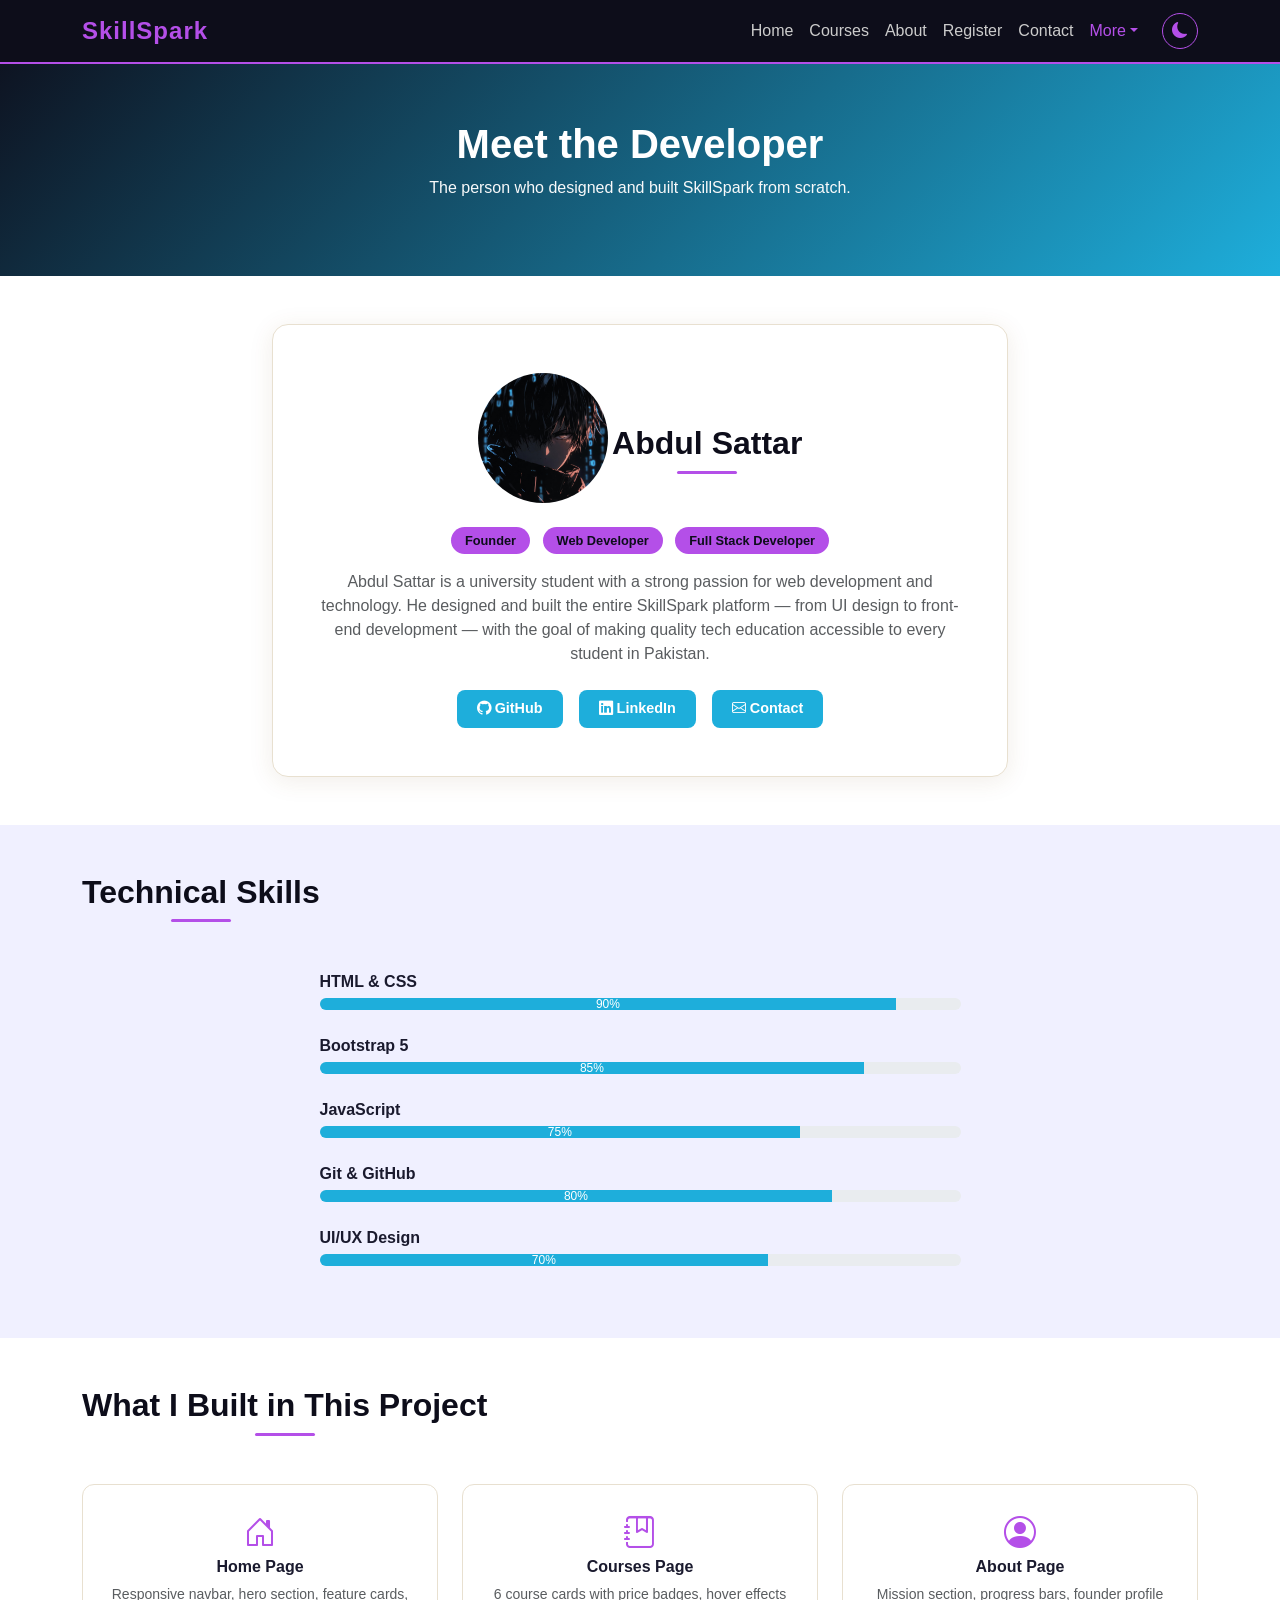
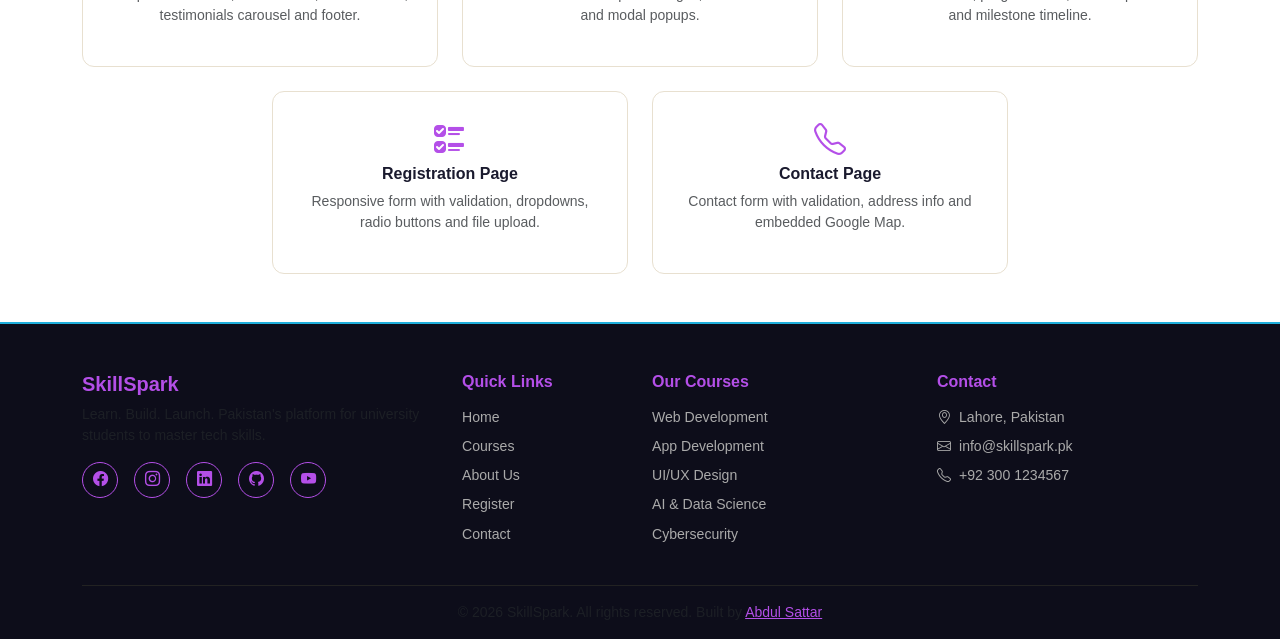
<file: developer.html>
<!DOCTYPE html>
<html lang="en">
<head>
  <meta charset="UTF-8" />
  <meta name="viewport" content="width=device-width, initial-scale=1.0"/>
  <title>Meet the Developer - SkillSpark</title>
  <link href="https://cdn.jsdelivr.net/npm/bootstrap@5.3.0/dist/css/bootstrap.min.css" rel="stylesheet"/>
  <link href="https://cdn.jsdelivr.net/npm/bootstrap-icons@1.10.5/font/bootstrap-icons.css" rel="stylesheet"/>
  <link rel="stylesheet" href="css/style.css"/>
<link rel="stylesheet" href="https://cdn.jsdelivr.net/npm/aos@2.3.4/dist/aos.css"/>
</head>
<body>

  <!-- NAVBAR -->
  <nav class="navbar navbar-expand-lg navbar-dark fixed-top" id="mainNavbar">
    <div class="container">
      <a class="navbar-brand fw-bold fs-4" href="index.html">SkillSpark</a>
      <button class="navbar-toggler" type="button" data-bs-toggle="collapse" data-bs-target="#navMenu">
        <span class="navbar-toggler-icon"></span>
      </button>
      <div class="collapse navbar-collapse" id="navMenu">
        <ul class="navbar-nav ms-auto">
          <li class="nav-item"><a class="nav-link" href="index.html">Home</a></li>
          <li class="nav-item"><a class="nav-link" href="courses.html">Courses</a></li>
          <li class="nav-item"><a class="nav-link" href="about.html">About</a></li>
          <li class="nav-item"><a class="nav-link" href="register.html">Register</a></li>
          <li class="nav-item"><a class="nav-link" href="contact.html">Contact</a></li>
          <li class="nav-item dropdown">
            <a class="nav-link dropdown-toggle active" href="#" data-bs-toggle="dropdown">More</a>
            <ul class="dropdown-menu">
              <li><a class="dropdown-item" href="developer.html">Meet Developer</a></li>
              <li><a class="dropdown-item" href="courses.html">All Courses</a></li>
            </ul>
          </li>
        </ul>
        <button class="dark-toggle ms-3" onclick="toggleDark()" title="Toggle Dark Mode">
          <i class="bi bi-moon-fill" id="darkIcon"></i>
        </button>
      </div>
    </div>
  </nav>

  <!-- PAGE HEADER -->
  <section class="page-header text-white text-center">
    <div class="container">
      <h1 class="fw-bold">Meet the Developer</h1>
      <p class="mt-2 text-light">The person who designed and built SkillSpark from scratch.</p>
    </div>
  </section>

  <!-- DEVELOPER PROFILE -->
  <section class="py-5">
    <div class="container">
      <div class="row justify-content-center">
        <div class="col-lg-8">
          <div class="dev-profile-card p-5 text-center">
            <img src="assets/images/DP.jpg" class="rounded-circle mb-4" style="width:130px; height:130px; object-fit:cover;" alt="Abdul Sattar"/>
            <h2 class="fw-bold">Abdul Sattar</h2>
            <p class="mb-3">
              <span class="dev-badge me-2">Founder</span>
              <span class="dev-badge me-2">Web Developer</span>
              <span class="dev-badge">Full Stack Developer</span>
            </p>
            <p class="text-muted mt-3">
              Abdul Sattar is a university student with a strong passion for web development and technology.
              He designed and built the entire SkillSpark platform — from UI design to front-end development —
              with the goal of making quality tech education accessible to every student in Pakistan.
            </p>
            <div class="d-flex justify-content-center gap-3 mt-4">
              <a href="https://github.com/iabdulsattarktk" class="dev-social-btn"><i class="bi bi-github"></i> GitHub</a>
              <a href="https://www.linkedin.com/in/iabdulsattarktk" class="dev-social-btn"><i class="bi bi-linkedin"></i> LinkedIn</a>
              <a href="contact.html" class="dev-social-btn"><i class="bi bi-envelope"></i> Contact</a>
            </div>
          </div>
        </div>
      </div>
    </div>
  </section>

  <!-- SKILLS -->
  <section class="py-5 bg-light">
    <div class="container">
      <h2 class="fw-bold text-center mb-5">Technical Skills</h2>
      <div class="row justify-content-center">
        <div class="col-md-7">
          <p class="fw-semibold mb-1">HTML & CSS</p>
          <div class="progress mb-4" style="height: 12px;">
            <div class="progress-bar progress-fill" style="width: 90%;">90%</div>
          </div>
          <p class="fw-semibold mb-1">Bootstrap 5</p>
          <div class="progress mb-4" style="height: 12px;">
            <div class="progress-bar progress-fill" style="width: 85%;">85%</div>
          </div>
          <p class="fw-semibold mb-1">JavaScript</p>
          <div class="progress mb-4" style="height: 12px;">
            <div class="progress-bar progress-fill" style="width: 75%;">75%</div>
          </div>
          <p class="fw-semibold mb-1">Git & GitHub</p>
          <div class="progress mb-4" style="height: 12px;">
            <div class="progress-bar progress-fill" style="width: 80%;">80%</div>
          </div>
          <p class="fw-semibold mb-1">UI/UX Design</p>
          <div class="progress mb-4" style="height: 12px;">
            <div class="progress-bar progress-fill" style="width: 70%;">70%</div>
          </div>
        </div>
      </div>
    </div>
  </section>

  <!-- WHAT I BUILT -->
  <section class="py-5">
    <div class="container">
      <h2 class="fw-bold text-center mb-5">What I Built in This Project</h2>
      <div class="row g-4 justify-content-center">
        <div class="col-sm-6 col-lg-4">
          <div class="built-card p-4 text-center">
            <i class="bi bi-house-door fs-2 mb-3" style="color: var(--primary);"></i>
            <h6 class="fw-bold">Home Page</h6>
            <p class="text-muted small">Responsive navbar, hero section, feature cards, testimonials carousel and footer.</p>
          </div>
        </div>
        <div class="col-sm-6 col-lg-4">
          <div class="built-card p-4 text-center">
            <i class="bi bi-journal-bookmark fs-2 mb-3" style="color: var(--primary);"></i>
            <h6 class="fw-bold">Courses Page</h6>
            <p class="text-muted small">6 course cards with price badges, hover effects and modal popups.</p>
          </div>
        </div>
        <div class="col-sm-6 col-lg-4">
          <div class="built-card p-4 text-center">
            <i class="bi bi-person-circle fs-2 mb-3" style="color: var(--primary);"></i>
            <h6 class="fw-bold">About Page</h6>
            <p class="text-muted small">Mission section, progress bars, founder profile and milestone timeline.</p>
          </div>
        </div>
        <div class="col-sm-6 col-lg-4">
          <div class="built-card p-4 text-center">
            <i class="bi bi-ui-checks fs-2 mb-3" style="color: var(--primary);"></i>
            <h6 class="fw-bold">Registration Page</h6>
            <p class="text-muted small">Responsive form with validation, dropdowns, radio buttons and file upload.</p>
          </div>
        </div>
        <div class="col-sm-6 col-lg-4">
          <div class="built-card p-4 text-center">
            <i class="bi bi-telephone fs-2 mb-3" style="color: var(--primary);"></i>
            <h6 class="fw-bold">Contact Page</h6>
            <p class="text-muted small">Contact form with validation, address info and embedded Google Map.</p>
          </div>
        </div>
      </div>
    </div>
  </section>

  <!-- SCROLL TO TOP -->
  <button id="scrollTopBtn" onclick="scrollToTop()" title="Go to top">
    <i class="bi bi-arrow-up"></i>
  </button>

  <!-- FOOTER -->
  <footer class="footer-section text-white pt-5 pb-3">
    <div class="container">
      <div class="row g-4 mb-4">

        <!-- Brand -->
        <div class="col-sm-12 col-md-4">
          <h5 class="fw-bold mb-2" style="color: var(--primary);">SkillSpark</h5>
          <p class="small text-muted">Learn. Build. Launch. Pakistan's platform for university students to master tech skills.</p>
          <div class="d-flex gap-3 mt-3">
            <a href="#" class="footer-social"><i class="bi bi-facebook"></i></a>
            <a href="#" class="footer-social"><i class="bi bi-instagram"></i></a>
            <a href="#" class="footer-social"><i class="bi bi-linkedin"></i></a>
            <a href="#" class="footer-social"><i class="bi bi-github"></i></a>
            <a href="#" class="footer-social"><i class="bi bi-youtube"></i></a>
          </div>
        </div>

        <!-- Quick Links -->
        <div class="col-sm-6 col-md-2">
          <h6 class="fw-bold mb-3" style="color: var(--primary);">Quick Links</h6>
          <ul class="list-unstyled footer-links">
            <li><a href="index.html">Home</a></li>
            <li><a href="courses.html">Courses</a></li>
            <li><a href="about.html">About Us</a></li>
            <li><a href="register.html">Register</a></li>
            <li><a href="contact.html">Contact</a></li>
          </ul>
        </div>

        <!-- Courses -->
        <div class="col-sm-6 col-md-3">
          <h6 class="fw-bold mb-3" style="color: var(--primary);">Our Courses</h6>
          <ul class="list-unstyled footer-links">
            <li><a href="courses.html">Web Development</a></li>
            <li><a href="courses.html">App Development</a></li>
            <li><a href="courses.html">UI/UX Design</a></li>
            <li><a href="courses.html">AI & Data Science</a></li>
            <li><a href="courses.html">Cybersecurity</a></li>
          </ul>
        </div>

        <!-- Contact Info -->
        <div class="col-sm-12 col-md-3">
          <h6 class="fw-bold mb-3" style="color: var(--primary);">Contact</h6>
          <ul class="list-unstyled footer-links">
            <li><i class="bi bi-geo-alt me-2"></i>Lahore, Pakistan</li>
            <li><i class="bi bi-envelope me-2"></i>info@skillspark.pk</li>
            <li><i class="bi bi-telephone me-2"></i>+92 300 1234567</li>
          </ul>
        </div>

      </div>

      <!-- Bottom Bar -->
      <div class="footer-bottom text-center pt-3">
        <p class="small text-muted mb-0">© 2026 SkillSpark. All rights reserved. Built by <a href="developer.html" style="color: var(--primary);">Abdul Sattar</a></p>
      </div>

    </div>
  </footer>

  <script src="https://cdn.jsdelivr.net/npm/bootstrap@5.3.0/dist/js/bootstrap.bundle.min.js"></script>
  <script src="https://cdn.jsdelivr.net/npm/aos@2.3.4/dist/aos.js"></script>
<script>
    function toggleDark() {
      document.body.classList.toggle('dark-mode');
      const icon = document.getElementById('darkIcon');
      if (document.body.classList.contains('dark-mode')) {
        icon.className = 'bi bi-sun-fill';
        localStorage.setItem('theme', 'dark');
      } else {
        icon.className = 'bi bi-moon-fill';
        localStorage.setItem('theme', 'light');
      }
    }

    // Remember theme on page load
    window.onload = function() {
      if (localStorage.getItem('theme') === 'dark') {
        document.body.classList.add('dark-mode');
        document.getElementById('darkIcon').className = 'bi bi-sun-fill';
      }
    };

    // AOS Animation init
    AOS.init({ duration: 700, once: true });

    // Scroll to top
    function scrollToTop() {
      window.scrollTo({ top: 0, behavior: 'smooth' });
    }

    // Show/hide scroll button
    window.addEventListener('scroll', function() {
      const btn = document.getElementById('scrollTopBtn');
      if (window.scrollY > 300) {
        btn.classList.add('show');
      } else {
        btn.classList.remove('show');
      }
    });
  </script>
</body>
</html>
</file>
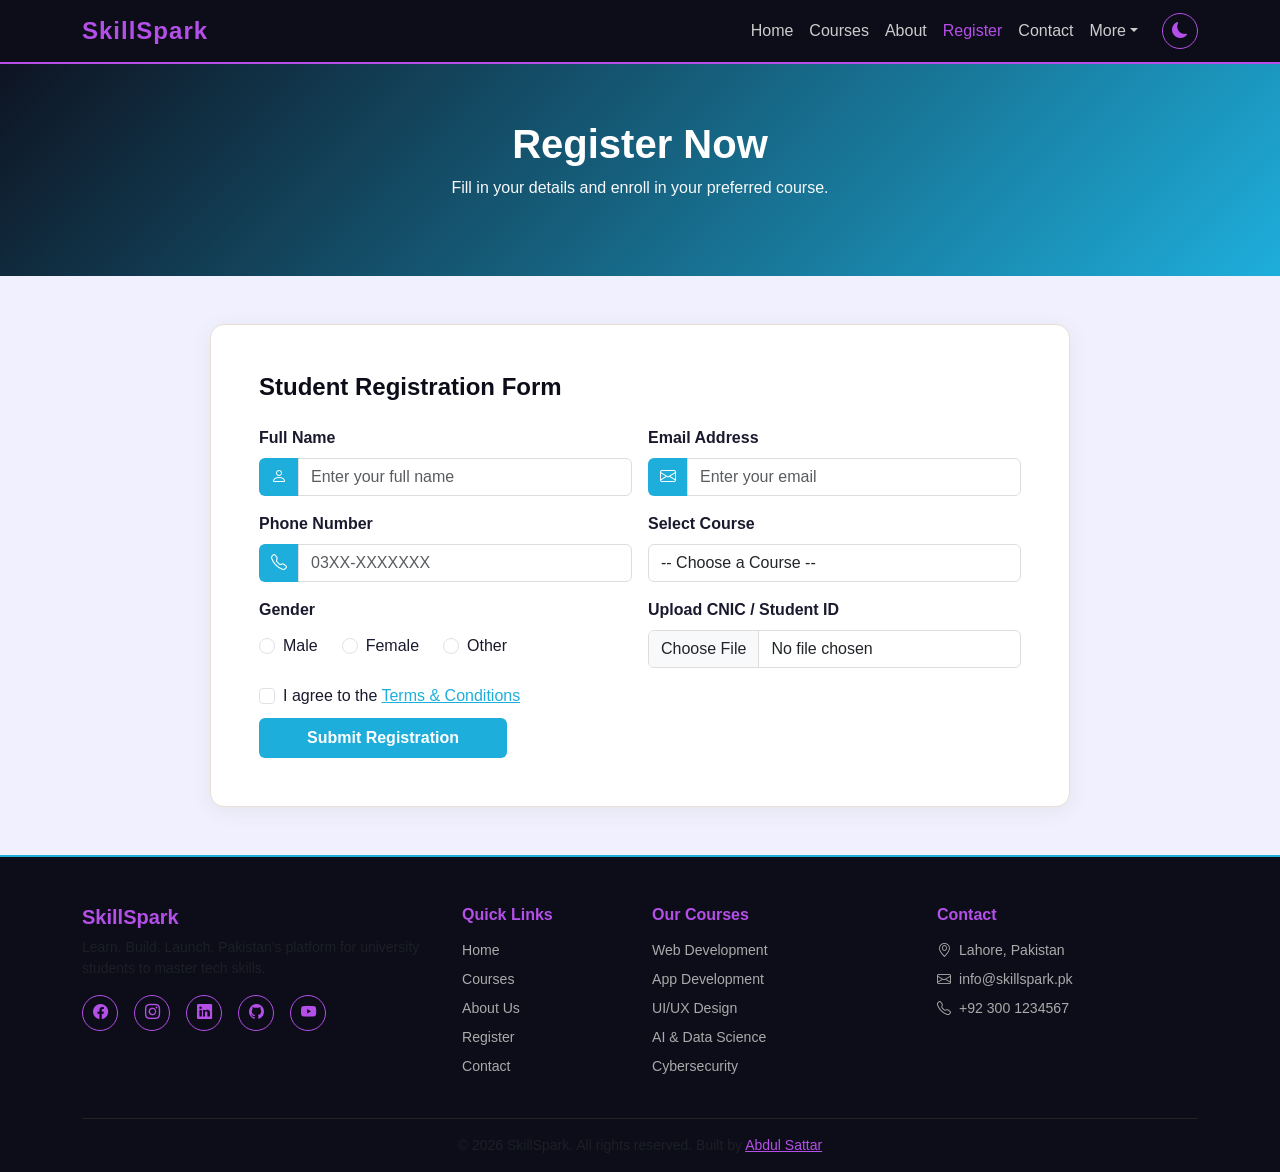
<file: register.html>
<!DOCTYPE html>
<html lang="en">
<head>
  <meta charset="UTF-8" />
  <meta name="viewport" content="width=device-width, initial-scale=1.0"/>
  <title>Register - SkillSpark</title>
  <link href="https://cdn.jsdelivr.net/npm/bootstrap@5.3.0/dist/css/bootstrap.min.css" rel="stylesheet"/>
  <link href="https://cdn.jsdelivr.net/npm/bootstrap-icons@1.10.5/font/bootstrap-icons.css" rel="stylesheet"/>
  <link rel="stylesheet" href="css/style.css"/>
<link rel="stylesheet" href="https://cdn.jsdelivr.net/npm/aos@2.3.4/dist/aos.css"/>
</head>
<body>

  <!-- NAVBAR -->
  <nav class="navbar navbar-expand-lg navbar-dark fixed-top" id="mainNavbar">
    <div class="container">
      <a class="navbar-brand fw-bold fs-4" href="index.html">SkillSpark</a>
      <button class="navbar-toggler" type="button" data-bs-toggle="collapse" data-bs-target="#navMenu">
        <span class="navbar-toggler-icon"></span>
      </button>
      <div class="collapse navbar-collapse" id="navMenu">
        <ul class="navbar-nav ms-auto">
          <li class="nav-item"><a class="nav-link" href="index.html">Home</a></li>
          <li class="nav-item"><a class="nav-link" href="courses.html">Courses</a></li>
          <li class="nav-item"><a class="nav-link" href="about.html">About</a></li>
          <li class="nav-item"><a class="nav-link active" href="register.html">Register</a></li>
          <li class="nav-item"><a class="nav-link" href="contact.html">Contact</a></li>
          <li class="nav-item dropdown">
            <a class="nav-link dropdown-toggle" href="#" data-bs-toggle="dropdown">More</a>
            <ul class="dropdown-menu">
              <li><a class="dropdown-item" href="developer.html">Meet Developer</a></li>
              <li><a class="dropdown-item" href="courses.html">All Courses</a></li>
            </ul>
          </li>
        </ul>
        <button class="dark-toggle ms-3" onclick="toggleDark()" title="Toggle Dark Mode">
          <i class="bi bi-moon-fill" id="darkIcon"></i>
        </button>
      </div>
    </div>
  </nav>

  <!-- PAGE HEADER -->
  <section class="page-header text-white text-center">
    <div class="container">
      <h1 class="fw-bold">Register Now</h1>
      <p class="mt-2 text-light">Fill in your details and enroll in your preferred course.</p>
    </div>
  </section>

  <!-- FORM SECTION -->
  <section class="py-5 bg-light">
    <div class="container">

      <!-- Success Alert (hidden by default) -->
      <div id="successAlert" class="alert alert-success d-none" role="alert">
        <i class="bi bi-check-circle-fill me-2"></i>
        Registration successful! We will contact you shortly.
      </div>

      <div class="register-card p-4 p-md-5 mx-auto">
        <h4 class="fw-bold mb-4" style="color: var(--dark);">Student Registration Form</h4>

        <div class="row g-3">

          <!-- Full Name -->
          <div class="col-md-6">
            <label class="form-label fw-semibold">Full Name</label>
            <div class="input-group">
              <span class="input-group-text"><i class="bi bi-person"></i></span>
              <input type="text" id="fullName" class="form-control" placeholder="Enter your full name"/>
            </div>
          </div>

          <!-- Email -->
          <div class="col-md-6">
            <label class="form-label fw-semibold">Email Address</label>
            <div class="input-group">
              <span class="input-group-text"><i class="bi bi-envelope"></i></span>
              <input type="email" id="email" class="form-control" placeholder="Enter your email"/>
            </div>
          </div>

          <!-- Phone -->
          <div class="col-md-6">
            <label class="form-label fw-semibold">Phone Number</label>
            <div class="input-group">
              <span class="input-group-text"><i class="bi bi-telephone"></i></span>
              <input type="tel" id="phone" class="form-control" placeholder="03XX-XXXXXXX"/>
            </div>
          </div>

          <!-- Course Selection -->
          <div class="col-md-6">
            <label class="form-label fw-semibold">Select Course</label>
            <select id="course" class="form-control">
              <option value="">-- Choose a Course --</option>
              <option>Web Development</option>
              <option>App Development</option>
              <option>UI/UX Design</option>
              <option>AI & Data Science</option>
              <option>Cybersecurity</option>
              <option>Cloud Computing</option>
            </select>
          </div>

          <!-- Gender Radio -->
          <div class="col-md-6">
            <label class="form-label fw-semibold">Gender</label>
            <div class="d-flex gap-4 mt-1">
              <div class="form-check">
                <input class="form-check-input" type="radio" name="gender" id="male" value="male"/>
                <label class="form-check-label" for="male">Male</label>
              </div>
              <div class="form-check">
                <input class="form-check-input" type="radio" name="gender" id="female" value="female"/>
                <label class="form-check-label" for="female">Female</label>
              </div>
              <div class="form-check">
                <input class="form-check-input" type="radio" name="gender" id="other" value="other"/>
                <label class="form-check-label" for="other">Other</label>
              </div>
            </div>
          </div>

          <!-- File Upload -->
          <div class="col-md-6">
            <label class="form-label fw-semibold">Upload CNIC / Student ID</label>
            <input type="file" id="fileUpload" class="form-control"/>
          </div>

          <!-- Checkbox -->
          <div class="col-12">
            <div class="form-check">
              <input class="form-check-input" type="checkbox" id="terms"/>
              <label class="form-check-label" for="terms">
                I agree to the <a href="#" style="color: var(--secondary);">Terms & Conditions</a>
              </label>
            </div>
          </div>

          <!-- Submit Button -->
          <div class="col-12 mt-2">
            <button class="btn btn-enroll px-5 py-2" onclick="submitForm()">
              Submit Registration
            </button>
          </div>

        </div>
      </div>
    </div>
  </section>

  <!-- SCROLL TO TOP -->
  <button id="scrollTopBtn" onclick="scrollToTop()" title="Go to top">
    <i class="bi bi-arrow-up"></i>
  </button>

  <!-- FOOTER -->
  <footer class="footer-section text-white pt-5 pb-3">
    <div class="container">
      <div class="row g-4 mb-4">

        <!-- Brand -->
        <div class="col-sm-12 col-md-4">
          <h5 class="fw-bold mb-2" style="color: var(--primary);">SkillSpark</h5>
          <p class="small text-muted">Learn. Build. Launch. Pakistan's platform for university students to master tech skills.</p>
          <div class="d-flex gap-3 mt-3">
            <a href="#" class="footer-social"><i class="bi bi-facebook"></i></a>
            <a href="#" class="footer-social"><i class="bi bi-instagram"></i></a>
            <a href="#" class="footer-social"><i class="bi bi-linkedin"></i></a>
            <a href="#" class="footer-social"><i class="bi bi-github"></i></a>
            <a href="#" class="footer-social"><i class="bi bi-youtube"></i></a>
          </div>
        </div>

        <!-- Quick Links -->
        <div class="col-sm-6 col-md-2">
          <h6 class="fw-bold mb-3" style="color: var(--primary);">Quick Links</h6>
          <ul class="list-unstyled footer-links">
            <li><a href="index.html">Home</a></li>
            <li><a href="courses.html">Courses</a></li>
            <li><a href="about.html">About Us</a></li>
            <li><a href="register.html">Register</a></li>
            <li><a href="contact.html">Contact</a></li>
          </ul>
        </div>

        <!-- Courses -->
        <div class="col-sm-6 col-md-3">
          <h6 class="fw-bold mb-3" style="color: var(--primary);">Our Courses</h6>
          <ul class="list-unstyled footer-links">
            <li><a href="courses.html">Web Development</a></li>
            <li><a href="courses.html">App Development</a></li>
            <li><a href="courses.html">UI/UX Design</a></li>
            <li><a href="courses.html">AI & Data Science</a></li>
            <li><a href="courses.html">Cybersecurity</a></li>
          </ul>
        </div>

        <!-- Contact Info -->
        <div class="col-sm-12 col-md-3">
          <h6 class="fw-bold mb-3" style="color: var(--primary);">Contact</h6>
          <ul class="list-unstyled footer-links">
            <li><i class="bi bi-geo-alt me-2"></i>Lahore, Pakistan</li>
            <li><i class="bi bi-envelope me-2"></i>info@skillspark.pk</li>
            <li><i class="bi bi-telephone me-2"></i>+92 300 1234567</li>
          </ul>
        </div>

      </div>

      <!-- Bottom Bar -->
      <div class="footer-bottom text-center pt-3">
        <p class="small text-muted mb-0">© 2026 SkillSpark. All rights reserved. Built by <a href="developer.html" style="color: var(--primary);">Abdul Sattar</a></p>
      </div>

    </div>
  </footer>

  <script src="https://cdn.jsdelivr.net/npm/bootstrap@5.3.0/dist/js/bootstrap.bundle.min.js"></script>
  <script src="https://cdn.jsdelivr.net/npm/aos@2.3.4/dist/aos.js"></script>
  <script>
    function submitForm() {
      const name    = document.getElementById('fullName').value.trim();
      const email   = document.getElementById('email').value.trim();
      const course  = document.getElementById('course').value;
      const terms   = document.getElementById('terms').checked;

      // Validation
      document.getElementById('fullName').classList.remove('is-valid','is-invalid');
      document.getElementById('email').classList.remove('is-valid','is-invalid');
      document.getElementById('course').classList.remove('is-valid','is-invalid');

      let valid = true;

      if (!name) {
        document.getElementById('fullName').classList.add('is-invalid'); valid = false;
      } else {
        document.getElementById('fullName').classList.add('is-valid');
      }

      if (!email || !email.includes('@')) {
        document.getElementById('email').classList.add('is-invalid'); valid = false;
      } else {
        document.getElementById('email').classList.add('is-valid');
      }

      if (!course) {
        document.getElementById('course').classList.add('is-invalid'); valid = false;
      } else {
        document.getElementById('course').classList.add('is-valid');
      }

      if (!terms) {
        alert('Please agree to the Terms & Conditions.');
        valid = false;
      }

      if (valid) {
        document.getElementById('successAlert').classList.remove('d-none');
        window.scrollTo({ top: 0, behavior: 'smooth' });
      }
    }
  </script>
<script>
    function toggleDark() {
      document.body.classList.toggle('dark-mode');
      const icon = document.getElementById('darkIcon');
      if (document.body.classList.contains('dark-mode')) {
        icon.className = 'bi bi-sun-fill';
        localStorage.setItem('theme', 'dark');
      } else {
        icon.className = 'bi bi-moon-fill';
        localStorage.setItem('theme', 'light');
      }
    }

    // Remember theme on page load
    window.onload = function() {
      if (localStorage.getItem('theme') === 'dark') {
        document.body.classList.add('dark-mode');
        document.getElementById('darkIcon').className = 'bi bi-sun-fill';
      }
    };

    // AOS Animation init
    AOS.init({ duration: 700, once: true });

    // Scroll to top
    function scrollToTop() {
      window.scrollTo({ top: 0, behavior: 'smooth' });
    }

    // Show/hide scroll button
    window.addEventListener('scroll', function() {
      const btn = document.getElementById('scrollTopBtn');
      if (window.scrollY > 300) {
        btn.classList.add('show');
      } else {
        btn.classList.remove('show');
      }
    });
  </script>
</body>
</html>
</file>
<file: css/style.css>
/* ─── ROOT COLORS ─────────────────────────────── */
:root {
  --primary:   #B44FE8;
  --secondary: #1EAEDB;
  --dark:      #0D0D1A;
  --light-bg:  #f0f0ff;
  --text-dark: #1a1a2e;
  --text-muted:#6c757d;
}

/* ─── BASE ─────────────────────────────────────── */
* {
  margin: 0;
  padding: 0;
  box-sizing: border-box;
}

body {
  font-family: 'Segoe UI', sans-serif;
  color: var(--text-dark);
  background-color: #fff;
}

/* ─── NAVBAR ────────────────────────────────────── */
#mainNavbar {
  background-color: var(--dark);
  border-bottom: 2px solid var(--primary);
  transition: background 0.3s ease;
}

#mainNavbar .navbar-brand {
  color: var(--primary);
  letter-spacing: 1px;
}

#mainNavbar .nav-link {
  color: #ccc;
  font-weight: 500;
  transition: color 0.2s;
}

#mainNavbar .nav-link:hover,
#mainNavbar .nav-link.active {
  color: var(--primary);
}

/* ─── HERO ──────────────────────────────────────── */
.hero-section {
  min-height: 100vh;
  padding-top: 80px;
  position: relative;
  overflow: hidden;
  background: linear-gradient(135deg, var(--dark) 0%, var(--secondary) 100%);
}

.hero-video {
  position: absolute;
  top: 0;
  left: 0;
  width: 100%;
  height: 100%;
  object-fit: cover;
  opacity: 0.35;
  z-index: 0;
}

.hero-section .container {
  position: relative;
  z-index: 1;
}

.hero-section h1 {
  font-size: 3rem;
  font-weight: 700;
  color: #fff;
}

.hero-section p {
  font-size: 1.2rem;
  color: #ddd;
}

.hero-section .btn {
  background-color: var(--primary);
  border: none;
  color: var(--dark);
  font-weight: 700;
  letter-spacing: 0.5px;
  transition: opacity 0.2s;
}

.hero-section .btn:hover {
  opacity: 0.85;
}

/* ─── SECTION HEADINGS ──────────────────────────── */
section h2 {
  font-size: 2rem;
  font-weight: 700;
  color: var(--dark);
  position: relative;
  display: inline-block;
}

section h2::after {
  content: '';
  display: block;
  width: 60px;
  height: 3px;
  background: var(--primary);
  margin: 8px auto 0;
  border-radius: 2px;
}

/* ─── FEATURE CARDS ─────────────────────────────── */
.feature-card {
  border: 1px solid #e8e0d0;
  border-radius: 10px;
  transition: transform 0.25s ease, box-shadow 0.25s ease;
}

.feature-card:hover {
  transform: translateY(-6px);
  box-shadow: 0 10px 24px rgba(115, 75, 26, 0.15);
}

.feature-card i {
  color: var(--secondary);
}

/* ─── WHY CHOOSE US ─────────────────────────────── */
.bg-light {
  background-color: var(--light-bg) !important;
}

/* ─── TESTIMONIAL CAROUSEL ──────────────────────── */
#testimonialCarousel {
  background-color: #fff;
  border: 1px solid #e8e0d0;
  border-radius: 12px;
  max-width: 700px;
  margin: 0 auto;
}

#testimonialCarousel .carousel-item p {
  color: var(--text-dark);
  font-size: 1.1rem;
  font-style: italic;
}
#testimonialCarousel .carousel-item p {
    padding: 20px 60px;
}

testimonial-carousel strong {
  color: var(--secondary);
  font-size: 0.95rem;
}

.carousel-control-prev-icon,
.carousel-control-next-icon {
  filter: invert(0.5);
}

/* ─── FOOTER ────────────────────────────────────── */
.footer-section {
  background-color: var(--dark);
  border-top: 2px solid var(--secondary);
}

.footer-section a {
  transition: color 0.2s;
}

.footer-section a:hover {
  color: var(--primary) !important;
}
 

/* ─── COURSES PAGE ──────────────────────────────── */
.page-header {
  padding: 120px 0 60px;
  background: linear-gradient(135deg, var(--dark) 0%, var(--secondary) 100%);
}

.course-card {
  border: 1px solid #e8e0d0;
  border-radius: 10px;
  transition: transform 0.25s ease, box-shadow 0.25s ease;
}

.course-card:hover {
  transform: translateY(-6px);
  box-shadow: 0 12px 28px rgba(115, 75, 26, 0.18);
}

.price-badge {
  background-color: var(--primary);
  color: var(--dark);
  font-size: 0.85rem;
  font-weight: 700;
  padding: 5px 12px;
  border-radius: 20px;
}

.btn-enroll {
  background-color: var(--secondary);
  color: #fff;
  font-weight: 600;
  border: none;
  transition: background 0.2s ease;
}

.btn-enroll:hover {
  background-color: var(--primary);
  color: var(--dark);
}


/* ─── ABOUT PAGE ────────────────────────────────── */
.stat-box {
  background-color: #fff;
  border: 1px solid #e8e0d0;
  transition: transform 0.2s;
}

.stat-box:hover {
  transform: translateY(-4px);
}

.progress-fill {
  background-color: var(--secondary);
}

.team-card {
  border: 1px solid #e8e0d0;
  border-radius: 12px;
  transition: transform 0.25s ease, box-shadow 0.25s ease;
}

.team-card:hover {
  transform: translateY(-6px);
  box-shadow: 0 10px 24px rgba(115, 75, 26, 0.15);
}

/* ─── TIMELINE ──────────────────────────────────── */
.timeline {
  position: relative;
  padding-left: 40px;
  max-width: 600px;
  margin: 0 auto;
}

.timeline::before {
  content: '';
  position: absolute;
  left: 12px;
  top: 0;
  bottom: 0;
  width: 2px;
  background-color: var(--primary);
}

.timeline-item {
  position: relative;
  margin-bottom: 32px;
}

.timeline-dot {
  position: absolute;
  left: -34px;
  top: 4px;
  width: 14px;
  height: 14px;
  border-radius: 50%;
  background-color: var(--primary);
  border: 2px solid var(--secondary);
}

.timeline-content {
  background: #fff;
  border: 1px solid #e8e0d0;
  border-radius: 8px;
  padding: 14px 18px;
}


/* ─── REGISTER PAGE ─────────────────────────────── */
.register-card {
  background: #fff;
  border: 1px solid #e8e0d0;
  border-radius: 14px;
  max-width: 860px;
  box-shadow: 0 4px 20px rgba(115, 75, 26, 0.08);
}

.register-card .input-group-text {
  background-color: var(--secondary);
  color: #fff;
  border: none;
}

.register-card .form-control,
.register-card select {
  border: 1px solid #ddd;
  transition: border-color 0.2s;
}

.register-card .form-control:focus,
.register-card select:focus {
  border-color: var(--primary);
  box-shadow: 0 0 0 3px rgba(219, 177, 42, 0.15);
}


/* ─── CONTACT PAGE ──────────────────────────────── */
.contact-card {
  background: #fff;
  border: 1px solid #e8e0d0;
  border-radius: 14px;
  box-shadow: 0 4px 20px rgba(115, 75, 26, 0.08);
}

.contact-card .form-control:focus {
  border-color: var(--primary);
  box-shadow: 0 0 0 3px rgba(219, 177, 42, 0.15);
}

.contact-info {
  background: #fff;
  border: 1px solid #e8e0d0;
  border-radius: 14px;
  height: 100%;
}

.contact-icon {
  width: 42px;
  height: 42px;
  background-color: var(--secondary);
  color: #fff;
  border-radius: 8px;
  display: flex;
  align-items: center;
  justify-content: center;
  font-size: 1.1rem;
  flex-shrink: 0;
}

.map-container {
  border-radius: 14px;
  overflow: hidden;
  border: 1px solid #e8e0d0;
}


/* ─── DEVELOPER PAGE ────────────────────────────── */
.dev-profile-card {
  background: #fff;
  border: 1px solid #e8e0d0;
  border-radius: 16px;
  box-shadow: 0 4px 24px rgba(115, 75, 26, 0.10);
}

.dev-badge {
  background-color: var(--primary);
  color: var(--dark);
  font-weight: 600;
  font-size: 0.8rem;
  padding: 4px 14px;
  border-radius: 20px;
  display: inline-block;
}

.dev-social-btn {
  background-color: var(--secondary);
  color: #fff;
  padding: 8px 20px;
  border-radius: 8px;
  text-decoration: none;
  font-weight: 600;
  font-size: 0.9rem;
  transition: background 0.2s;
}

.dev-social-btn:hover {
  background-color: var(--primary);
  color: var(--dark);
}

.built-card {
  background: #fff;
  border: 1px solid #e8e0d0;
  border-radius: 12px;
  transition: transform 0.25s ease, box-shadow 0.25s ease;
}

.built-card:hover {
  transform: translateY(-5px);
  box-shadow: 0 10px 24px rgba(115, 75, 26, 0.12);
} 

/* ─── COURSE IMAGES ─────────────────────────────── */
.course-img {
  height: 200px;
  object-fit: cover;
  border-radius: 10px 10px 0 0;
}


/* ─── DARK MODE TOGGLE BUTTON ───────────────────── */
.dark-toggle {
  background: transparent;
  border: 1px solid var(--primary);
  color: var(--primary);
  border-radius: 50%;
  width: 36px;
  height: 36px;
  display: flex;
  align-items: center;
  justify-content: center;
  cursor: pointer;
  transition: all 0.2s;
  flex-shrink: 0;
}

.dark-toggle:hover {
  background: var(--primary);
  color: var(--dark);
}

/* ─── DARK MODE STYLES ──────────────────────────── */
body.dark-mode {
  background-color: #121212;
  color: #e0e0e0;
}

body.dark-mode #mainNavbar {
  background-color: #0a0a0a;
  border-bottom: 2px solid var(--primary);
}

body.dark-mode .bg-light {
  background-color: #1e1e1e !important;
}

body.dark-mode .card,
body.dark-mode .feature-card,
body.dark-mode .course-card,
body.dark-mode .team-card,
body.dark-mode .stat-box,
body.dark-mode .register-card,
body.dark-mode .contact-card,
body.dark-mode .contact-info,
body.dark-mode .timeline-content,
body.dark-mode .built-card,
body.dark-mode .dev-profile-card {
  background-color: #1e1e1e;
  border-color: #333;
  color: #e0e0e0;
}

body.dark-mode .card-text,
body.dark-mode .text-muted {
  color: #aaa !important;
}

body.dark-mode .form-control,
body.dark-mode select {
  background-color: #2a2a2a;
  border-color: #444;
  color: #e0e0e0;
}

body.dark-mode .form-control::placeholder {
  color: #777;
}

body.dark-mode section h2 {
  color: #e0e0e0;
}

body.dark-mode .footer-section {
  background-color: #0a0a0a;
}

body.dark-mode .modal-content {
  background-color: #1e1e1e;
  color: #e0e0e0;
}

body.dark-mode .modal-body {
  color: #ccc;
}

body.dark-mode .dropdown-menu {
  background-color: #1e1e1e;
  border-color: #333;
}

body.dark-mode .dropdown-item {
  color: #ccc;
}

body.dark-mode .dropdown-item:hover {
  background-color: #2a2a2a;
  color: var(--primary);
}  


/* ─── FOOTER UPGRADE ────────────────────────────── */
.footer-section {
  background-color: var(--dark);
  border-top: 2px solid var(--secondary);
}

.footer-social {
  width: 36px;
  height: 36px;
  border-radius: 50%;
  border: 1px solid var(--primary);
  color: var(--primary);
  display: flex;
  align-items: center;
  justify-content: center;
  text-decoration: none;
  transition: all 0.2s;
  font-size: 0.95rem;
}

.footer-social:hover {
  background-color: var(--primary);
  color: var(--dark);
}

.footer-links {
  display: flex;
  flex-direction: column;
  gap: 8px;
}

.footer-links li {
  font-size: 0.88rem;
  color: #aaa;
}

.footer-links a {
  color: #aaa;
  text-decoration: none;
  transition: color 0.2s;
}

.footer-links a:hover {
  color: var(--primary);
}

.footer-bottom {
  border-top: 1px solid #222;
}

/* Dark mode footer fix */
body.dark-mode .footer-section {
  background-color: #050510;
}


/* ─── SCROLL TO TOP ─────────────────────────────── */
#scrollTopBtn {
  position: fixed;
  bottom: 30px;
  right: 30px;
  width: 44px;
  height: 44px;
  border-radius: 50%;
  background-color: var(--primary);
  color: var(--dark);
  border: none;
  font-size: 1.1rem;
  cursor: pointer;
  display: flex;
  align-items: center;
  justify-content: center;
  opacity: 0;
  visibility: hidden;
  transition: all 0.3s ease;
  z-index: 9999;
  box-shadow: 0 4px 15px rgba(180, 79, 232, 0.4);
}

#scrollTopBtn.show {
  opacity: 1;
  visibility: visible;
}

#scrollTopBtn:hover {
  background-color: var(--secondary);
  color: #fff;
  transform: translateY(-3px);
}
</file>
